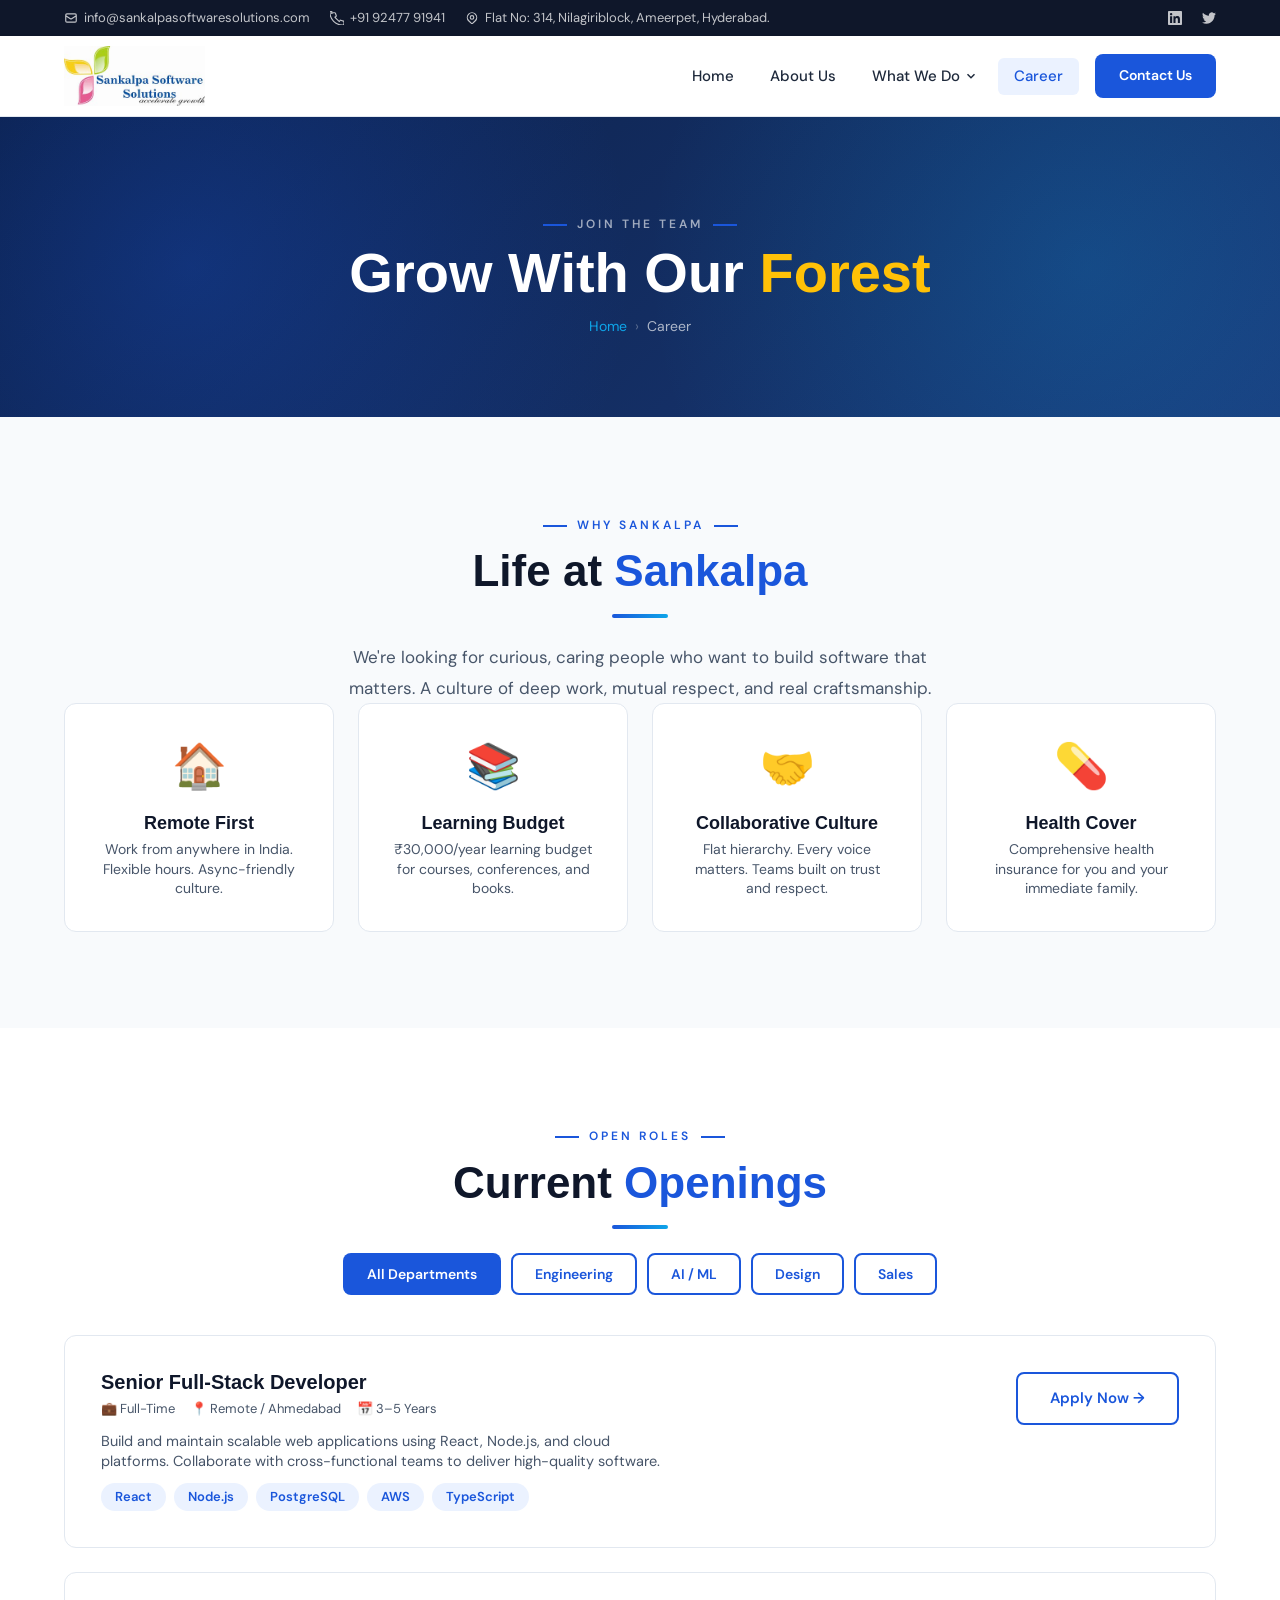
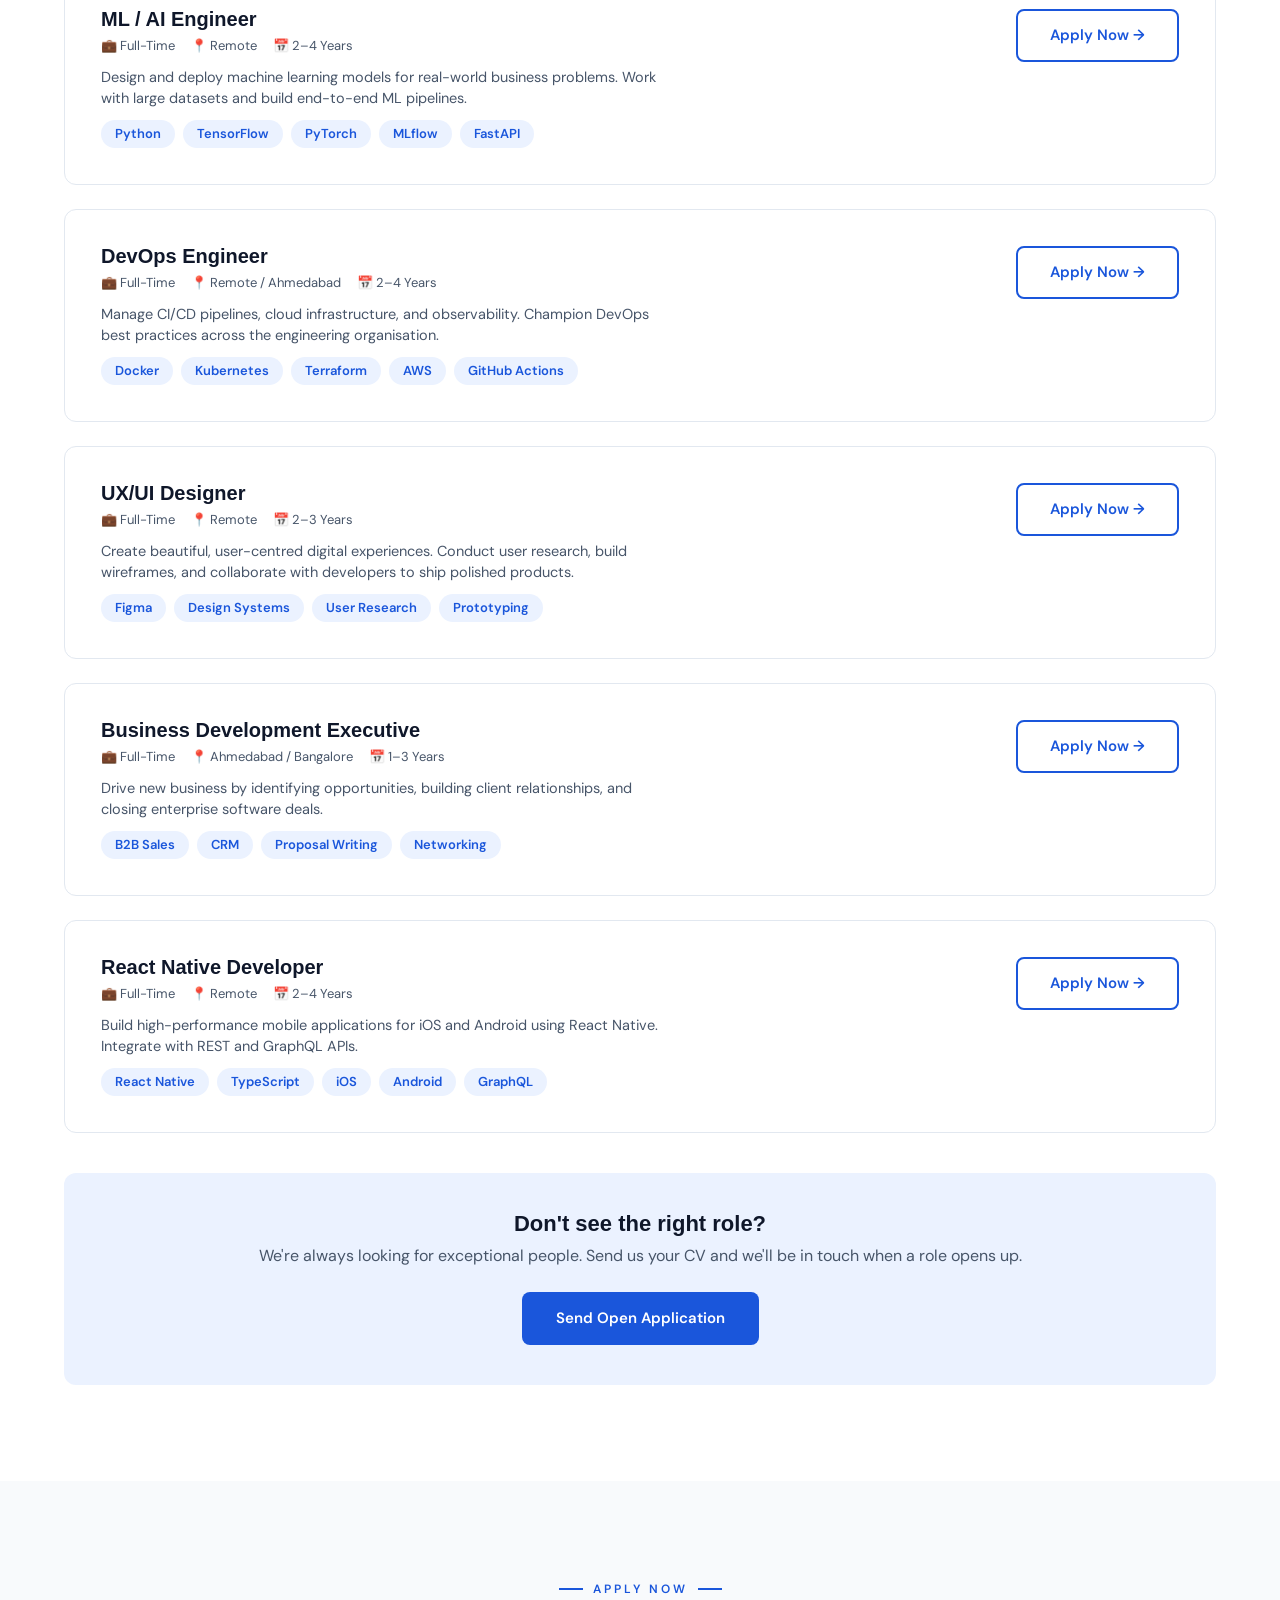
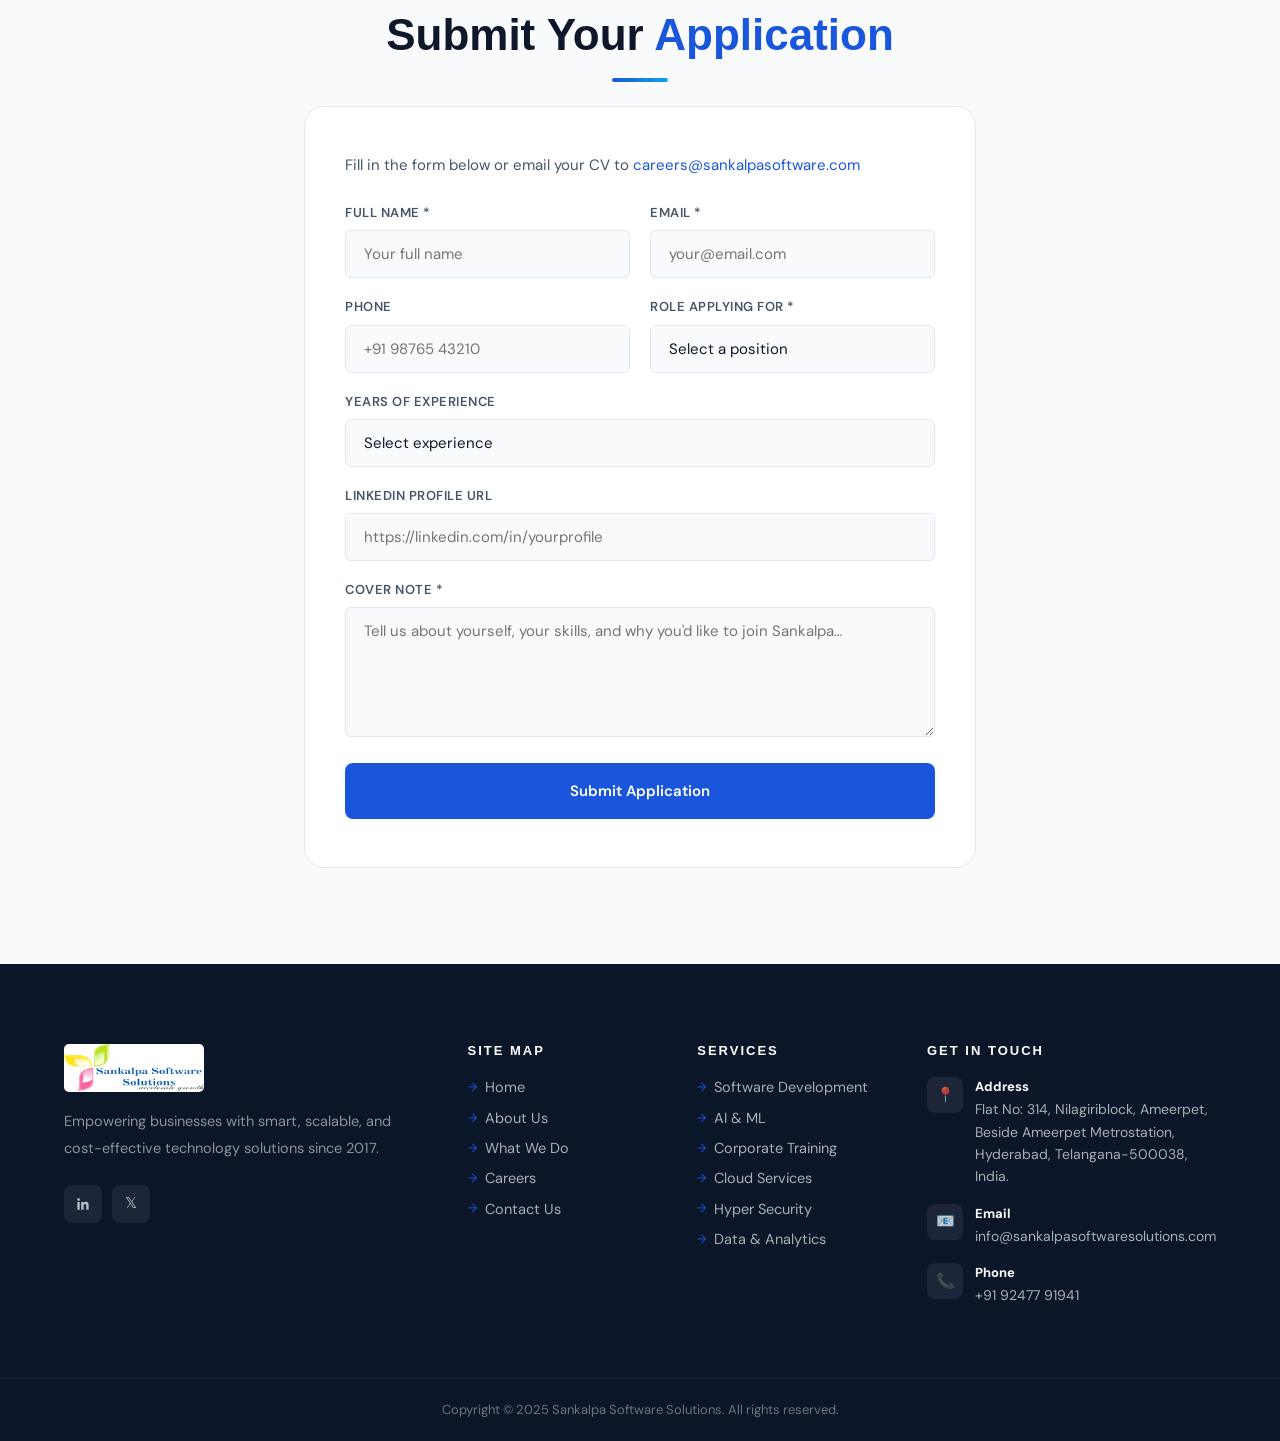
<file: pages/career.html>
<!DOCTYPE html>
<html lang="en">
<head>
  <meta charset="UTF-8"/>
  <meta name="viewport" content="width=device-width, initial-scale=1.0"/>
  <meta name="description" content="Careers at Sankalpa Software Solutions – Join our team of passionate engineers, designers, and AI specialists. Remote-first, learning budget, great culture."/>
  <meta name="robots" content="index, follow"/>
  <title>Careers | Sankalpa Software Solutions</title>
  <link rel="canonical" href="https://sankalpasoftware.com/pages/career.html"/>
  <link rel="stylesheet" href="../css/style.css"/>
  <link rel="stylesheet" href="../css/animations.css"/>
</head>
<body>

<!-- ─── TOP BAR ─── -->
<div class="topbar" role="banner" aria-label="Contact information">
  <div class="container">
    <div class="topbar-left">
      <span class="topbar-item">
        <svg width="14" height="14" fill="none" stroke="currentColor" stroke-width="2" viewBox="0 0 24 24" aria-hidden="true"><path d="M3 8l7.89 5.26a2 2 0 002.22 0L21 8M5 19h14a2 2 0 002-2V7a2 2 0 00-2-2H5a2 2 0 00-2 2v10a2 2 0 002 2z"/></svg>
        <a href="mailto:info@sankalpasoftware.com">
          info@sankalpasoftwaresolutions.com</a>
      </span>
      <span class="topbar-item">
        <svg width="14" height="14" fill="none" stroke="currentColor" stroke-width="2" viewBox="0 0 24 24" aria-hidden="true"><path d="M3 5a2 2 0 012-2h3.28a1 1 0 01.948.684l1.498 4.493a1 1 0 01-.502 1.21L8.5 10.5S9.5 12 12 14.5s4 3.5 4 3.5l1.113-1.724a1 1 0 011.21-.502l4.493 1.498A1 1 0 0124 18.72V22a2 2 0 01-2 2h-1C9.716 24 0 14.284 0 3V2a2 2 0 012-2h1z"/></svg>
        <a href="tel:+919876543210">+91 92477 91941</a>
      </span>
      <span class="topbar-item">
        <svg width="14" height="14" fill="none" stroke="currentColor" stroke-width="2" viewBox="0 0 24 24" aria-hidden="true">
          <path d="M17.657 16.657L13.414 20.9a1.998 1.998 0 01-2.827 0l-4.244-4.243a8 8 0 1111.314 0z"/><circle cx="12" cy="11" r="3"/></svg>
        Flat No: 314, Nilagiriblock, Ameerpet, Hyderabad.
        <!--  Flat No: 314, Nilagiriblock, Ameerpet, Beside Ameerpet Metrostation, Hyderabad, Telangana-500038. -->
      </span>
    </div>
    <div class="topbar-right">
      <a href="https://linkedin.com" target="_blank" rel="noopener noreferrer" aria-label="LinkedIn" class="topbar-item">
        <svg width="14" height="14" fill="currentColor" viewBox="0 0 24 24"><path d="M20.447 20.452h-3.554v-5.569c0-1.328-.027-3.037-1.852-3.037-1.853 0-2.136 1.445-2.136 2.939v5.667H9.351V9h3.414v1.561h.046c.477-.9 1.637-1.85 3.37-1.85 3.601 0 4.267 2.37 4.267 5.455v6.286zM5.337 7.433a2.062 2.062 0 01-2.063-2.065 2.064 2.064 0 112.063 2.065zm1.782 13.019H3.555V9h3.564v11.452zM22.225 0H1.771C.792 0 0 .774 0 1.729v20.542C0 23.227.792 24 1.771 24h20.451C23.2 24 24 23.227 24 22.271V1.729C24 .774 23.2 0 22.222 0h.003z"/></svg>
      </a>
      <a href="https://twitter.com" target="_blank" rel="noopener noreferrer" aria-label="Twitter" class="topbar-item">
        <svg width="14" height="14" fill="currentColor" viewBox="0 0 24 24"><path d="M23.953 4.57a10 10 0 01-2.825.775 4.958 4.958 0 002.163-2.723c-.951.555-2.005.959-3.127 1.184a4.92 4.92 0 00-8.384 4.482C7.69 8.095 4.067 6.13 1.64 3.162a4.822 4.822 0 00-.666 2.475c0 1.71.87 3.213 2.188 4.096a4.904 4.904 0 01-2.228-.616v.06a4.923 4.923 0 003.946 4.827 4.996 4.996 0 01-2.212.085 4.936 4.936 0 004.604 3.417 9.867 9.867 0 01-6.102 2.105c-.39 0-.779-.023-1.17-.067a13.995 13.995 0 007.557 2.209c9.053 0 13.998-7.496 13.998-13.985 0-.21 0-.42-.015-.63A9.935 9.935 0 0024 4.59z"/></svg>
      </a>
    </div>
  </div>
</div>
<header>
  <nav class="navbar" role="navigation" aria-label="Main navigation">
    <div class="container">
      <a href="../index.html" class="nav-logo"><img src="../images/logo.png" alt="Sankalpa Software Solutions" width="140" height="52"/></a>
      <button class="hamburger" id="hamburger" aria-label="Toggle navigation" aria-expanded="false" aria-controls="navMenu"><span></span><span></span><span></span></button>
      <ul class="nav-menu" id="navMenu" role="menubar">
        <li class="nav-item" role="none"><a href="../index.html" class="nav-link">Home</a></li>
        <li class="nav-item" role="none"><a href="about.html" class="nav-link">About Us</a></li>
        <li class="nav-item has-dropdown" role="none">
          <a href="services.html" class="nav-link" aria-haspopup="true">What We Do <svg width="14" height="14" fill="none" stroke="currentColor" stroke-width="2.5" viewBox="0 0 24 24"><polyline points="6 9 12 15 18 9"/></svg></a>
          <ul class="dropdown" role="menu">
            <li><a href="service-software.html" class="dropdown-item"><span class="dropdown-icon">💻</span>Software Development</a></li>
            <li><a href="service-ai.html" class="dropdown-item"><span class="dropdown-icon">🤖</span>AI &amp; Machine Learning</a></li>
            <li><a href="service-training.html" class="dropdown-item"><span class="dropdown-icon">🎓</span>Corporate Training</a></li>
            <li><a href="service-cloud.html" class="dropdown-item"><span class="dropdown-icon">☁️</span>Cloud Services</a></li>
            <li><a href="service-security.html" class="dropdown-item"><span class="dropdown-icon">🔐</span>Hyper Security</a></li>
            <li><a href="service-analytics.html" class="dropdown-item"><span class="dropdown-icon">📊</span>Data &amp; Analytics</a></li>
          </ul>
        </li>
        <li class="nav-item" role="none"><a href="career.html" class="nav-link active" aria-current="page">Career</a></li>
        <li class="nav-item nav-cta" role="none"><a href="contact.html" class="btn btn-primary btn-sm">Contact Us</a></li>
      </ul>
    </div>
  </nav>
</header>

<main id="main-content">
<div class="page-banner">
  <div class="container page-banner-content">
    <p class="section-label" style="color:rgba(255,255,255,.6)">Join The Team</p>
    <h1>Grow With Our <span>Forest</span></h1>
    <nav class="breadcrumb" aria-label="Breadcrumb">
      <a href="../index.html">Home</a><span class="breadcrumb-sep">›</span><span aria-current="page">Career</span>
    </nav>
  </div>
</div>

<!-- WHY JOIN -->
<section class="section" style="background:var(--bg);" aria-labelledby="why-join-heading">
  <div class="container">
    <!-- <div class="section-header center reveal"> -->
      <div class="container text-center reveal">
      <p class="section-label">Why Sankalpa</p>
      <h2 id="why-join-heading" class="section-title">Life at <span>Sankalpa</span></h2>
      <div class="divider center"></div>
      <p class="section-subtitle">We're looking for curious, caring people who want to build software that matters. A culture of deep work, mutual respect, and real craftsmanship.</p>
    </div>
    <div style="display:grid;grid-template-columns:repeat(4,1fr);gap:24px;" class="stagger-children">
      <div class="card reveal" style="text-align:center;">
        <div style="font-size:44px;margin-bottom:16px;">🏠</div>
        <h3 style="font-size:18px;margin-bottom:8px;">Remote First</h3>
        <p style="color:var(--mid);font-size:14px;">Work from anywhere in India. Flexible hours. Async-friendly culture.</p>
      </div>
      <div class="card reveal delay-1" style="text-align:center;">
        <div style="font-size:44px;margin-bottom:16px;">📚</div>
        <h3 style="font-size:18px;margin-bottom:8px;">Learning Budget</h3>
        <p style="color:var(--mid);font-size:14px;">₹30,000/year learning budget for courses, conferences, and books.</p>
      </div>
      <div class="card reveal delay-2" style="text-align:center;">
        <div style="font-size:44px;margin-bottom:16px;">🤝</div>
        <h3 style="font-size:18px;margin-bottom:8px;">Collaborative Culture</h3>
        <p style="color:var(--mid);font-size:14px;">Flat hierarchy. Every voice matters. Teams built on trust and respect.</p>
      </div>
      <div class="card reveal delay-3" style="text-align:center;">
        <div style="font-size:44px;margin-bottom:16px;">💊</div>
        <h3 style="font-size:18px;margin-bottom:8px;">Health Cover</h3>
        <p style="color:var(--mid);font-size:14px;">Comprehensive health insurance for you and your immediate family.</p>
      </div>
    </div>
  </div>
</section>

<!-- JOB LISTINGS -->
<section class="section" aria-labelledby="jobs-heading">
  <div class="container">
    <div class="container text-center reveal">
      <p class="section-label">Open Roles</p>
      <h2 id="jobs-heading" class="section-title">Current <span>Openings</span></h2>
      <div class="divider center"></div>
    </div>

    <!-- Filter -->
    <div style="display:flex;gap:10px;flex-wrap:wrap;margin-bottom:40px;justify-content:center;" role="group" aria-label="Filter jobs by department">
      <button class="btn btn-primary btn-sm job-filter active" data-dept="all">All Departments</button>
      <button class="btn btn-outline-blue btn-sm job-filter" data-dept="engineering">Engineering</button>
      <button class="btn btn-outline-blue btn-sm job-filter" data-dept="ai">AI / ML</button>
      <button class="btn btn-outline-blue btn-sm job-filter" data-dept="design">Design</button>
      <button class="btn btn-outline-blue btn-sm job-filter" data-dept="sales">Sales</button>
    </div>

    <div id="jobsList" aria-live="polite" aria-label="Job listings">
      <!-- Jobs rendered by JS -->
    </div>

    <div style="text-align:center;margin-top:40px;padding:40px;background:var(--blue-light);border-radius:var(--radius);" class="reveal">
      <h3 style="font-size:22px;margin-bottom:10px;">Don't see the right role?</h3>
      <p style="color:var(--mid);margin-bottom:24px;">We're always looking for exceptional people. Send us your CV and we'll be in touch when a role opens up.</p>
      <a href="mailto:careers@sankalpasoftware.com" class="btn btn-primary">Send Open Application</a>
    </div>
  </div>
</section>

<!-- APPLICATION FORM -->
<section class="section" style="background:var(--bg);" aria-labelledby="apply-heading">
  <div class="container" style="max-width:720px;">
     <div class="container text-center reveal">
      <p class="section-label">Apply Now</p>
      <h2 id="apply-heading" class="section-title">Submit Your <span>Application</span></h2>
      <div class="divider center"></div>
    </div>
    <div class="contact-form-card reveal">
      <p style="color:var(--mid);font-size:15px;margin-bottom:28px;">Fill in the form below or email your CV to <a href="mailto:careers@sankalpasoftware.com" style="color:var(--blue);">careers@sankalpasoftware.com</a></p>
      <form id="applyForm" novalidate aria-label="Job application form">
        <div class="form-row">
          <div class="form-group">
            <label for="ap_name">Full Name *</label>
            <input type="text" id="ap_name" name="ap_name" placeholder="Your full name" required autocomplete="name"/>
          </div>
          <div class="form-group">
            <label for="ap_email">Email *</label>
            <input type="email" id="ap_email" name="ap_email" placeholder="your@email.com" required autocomplete="email"/>
          </div>
        </div>
        <div class="form-row">
          <div class="form-group">
            <label for="ap_phone">Phone</label>
            <input type="tel" id="ap_phone" name="ap_phone" placeholder="+91 98765 43210" autocomplete="tel"/>
          </div>
          <div class="form-group">
            <label for="ap_role">Role Applying For *</label>
            <select id="ap_role" name="ap_role" required>
              <option value="">Select a position</option>
              <option>Senior Full-Stack Developer</option>
              <option>ML / AI Engineer</option>
              <option>DevOps Engineer</option>
              <option>UX/UI Designer</option>
              <option>Business Development Executive</option>
              <option>React / React Native Developer</option>
              <option>Open Application</option>
            </select>
          </div>
        </div>
        <div class="form-group">
          <label for="ap_exp">Years of Experience</label>
          <select id="ap_exp" name="ap_exp">
            <option value="">Select experience</option>
            <option>Fresher (0–1 year)</option>
            <option>1–3 years</option>
            <option>3–5 years</option>
            <option>5–8 years</option>
            <option>8+ years</option>
          </select>
        </div>
        <div class="form-group">
          <label for="ap_linkedin">LinkedIn Profile URL</label>
          <input type="url" id="ap_linkedin" name="ap_linkedin" placeholder="https://linkedin.com/in/yourprofile"/>
        </div>
        <div class="form-group">
          <label for="ap_cover">Cover Note *</label>
          <textarea id="ap_cover" name="ap_cover" placeholder="Tell us about yourself, your skills, and why you'd like to join Sankalpa…" required></textarea>
        </div>
        <button type="submit" class="btn btn-primary" style="width:100%;justify-content:center;padding:16px;" id="applyBtn">
          Submit Application
        </button>
        <div id="applySuccess" style="display:none;background:#ECFDF5;border:1px solid #A7F3D0;border-radius:var(--radius-sm);padding:14px 18px;color:#065F46;font-size:14px;margin-top:12px;" role="alert">
          ✅ Application received! Our HR team will review and get back to you within 5 business days.
        </div>
      </form>
    </div>
  </div>
</section>
</main>

<!-- FOOTER -->
<footer role="contentinfo">
  <div class="container">
    <div class="footer-grid">
      <div class="footer-about">
        <div class="footer-logo"><img src="../images/logo.png" alt="Sankalpa Software Solutions" width="140" height="52" loading="lazy"/></div>
        <p>Empowering businesses with smart, scalable, and cost-effective technology solutions since 2017.</p>
       <div class="social-links" aria-label="Social media links">
           <a href="https://linkedin.com" target="_blank" rel="noopener noreferrer" class="social-link" aria-label="LinkedIn"><svg width="16" height="16" fill="currentColor" viewBox="0 0 24 24"><path d="M20.447 20.452h-3.554v-5.569c0-1.328-.027-3.037-1.852-3.037-1.853 0-2.136 1.445-2.136 2.939v5.667H9.351V9h3.414v1.561h.046c.477-.9 1.637-1.85 3.37-1.85 3.601 0 4.267 2.37 4.267 5.455v6.286zM5.337 7.433a2.062 2.062 0 01-2.063-2.065 2.064 2.064 0 112.063 2.065zm1.782 13.019H3.555V9h3.564v11.452z"/></svg></a>
          <a href="https://twitter.com" target="_blank" rel="noopener noreferrer" class="social-link" aria-label="Twitter">𝕏</a>
          </div>
      </div>
      <div><h3 class="footer-heading">Site Map</h3><nav aria-label="Footer nav" class="footer-links"><a href="../index.html" class="footer-link">Home</a><a href="about.html" class="footer-link">About Us</a><a href="services.html" class="footer-link">What We Do</a><a href="career.html" class="footer-link">Careers</a><a href="contact.html" class="footer-link">Contact Us</a></nav></div>
       <div><h3 class="footer-heading">Services</h3><nav aria-label="Services" class="footer-links"><a href="service-software.html" class="footer-link">Software Development</a><a href="service-ai.html" class="footer-link">AI &amp; ML</a><a href="service-training.html" class="footer-link">Corporate Training</a><a href="service-cloud.html" class="footer-link">Cloud Services</a><a href="service-security.html" class="footer-link">Hyper Security</a><a href="service-analytics.html" class="footer-link">Data &amp; Analytics</a></nav></div>
      <div><h3 class="footer-heading">Get In Touch</h3>
       
        <!-- <address style="font-style:normal;">
          <div class="footer-contact-item"><div class="footer-contact-icon" aria-hidden="true">📍</div><div class="footer-contact-text"><strong>Address</strong> Flat No: 314, Nilagiriblock, Ameerpet, Beside Ameerpet Metrostation, Hyderabad, Telangana-500038, India./div></div>
          <div class="footer-contact-item"><div class="footer-contact-icon" aria-hidden="true">📧</div><div class="footer-contact-text"><strong>Email</strong><a href="mailto:info@sankalpasoftware.com" style="color:rgba(255,255,255,.65)">info@sankalpasoftwaresolutions.com</a></div></div>
          <div class="footer-contact-item"><div class="footer-contact-icon" aria-hidden="true">📞</div><div class="footer-contact-text"><strong>Phone</strong><a href="tel:+9192477 91941" style="color:rgba(255,255,255,.65)">+91 92477 91941</a></div></div>
        </address> -->
         <address style="font-style:normal;">
          <div class="footer-contact-item">
            <div class="footer-contact-icon" aria-hidden="true">📍</div>
            <div class="footer-contact-text">
              <strong>Address</strong>
              Flat No: 314, Nilagiriblock, Ameerpet, Beside Ameerpet Metrostation, Hyderabad, Telangana-500038, India.
            </div>
          </div>
          <div class="footer-contact-item">
            <div class="footer-contact-icon" aria-hidden="true">📧</div>
            <div class="footer-contact-text">
              <strong>Email</strong>
              <a href="mailto:info@sankalpasoftware.com" style="color:rgba(255,255,255,.65)">info@sankalpasoftwaresolutions.com</a>
            </div>
          </div>
          <div class="footer-contact-item">
            <div class="footer-contact-icon" aria-hidden="true">📞</div>
            <div class="footer-contact-text">
              <strong>Phone</strong>
              <a href="tel:+919876543210" style="color:rgba(255,255,255,.65)">
               +91 92477 91941</a>
            </div>
          </div>
        </address>
      </div>
    </div>
  </div>
  <div class="footer-bottom"><div class="container" style="display:flex;justify-content:space-between;align-items:center;flex-wrap:wrap;gap:10px;"><p>Copyright &copy; 2025 Sankalpa Software Solutions. All rights reserved.</p></div></div>
</footer>
<button id="backToTop" aria-label="Back to top"><svg width="20" height="20" fill="none" stroke="currentColor" stroke-width="2.5" viewBox="0 0 24 24" aria-hidden="true"><path d="M5 15l7-7 7 7"/></svg></button>
<script src="../js/main.js"></script>
<script>
const jobs = [
  { title:'Senior Full-Stack Developer', dept:'engineering', type:'Full-Time', location:'Remote / Ahmedabad', exp:'3–5 Years', desc:'Build and maintain scalable web applications using React, Node.js, and cloud platforms. Collaborate with cross-functional teams to deliver high-quality software.', tags:['React','Node.js','PostgreSQL','AWS','TypeScript'] },
  { title:'ML / AI Engineer', dept:'ai', type:'Full-Time', location:'Remote', exp:'2–4 Years', desc:'Design and deploy machine learning models for real-world business problems. Work with large datasets and build end-to-end ML pipelines.', tags:['Python','TensorFlow','PyTorch','MLflow','FastAPI'] },
  { title:'DevOps Engineer', dept:'engineering', type:'Full-Time', location:'Remote / Ahmedabad', exp:'2–4 Years', desc:'Manage CI/CD pipelines, cloud infrastructure, and observability. Champion DevOps best practices across the engineering organisation.', tags:['Docker','Kubernetes','Terraform','AWS','GitHub Actions'] },
  { title:'UX/UI Designer', dept:'design', type:'Full-Time', location:'Remote', exp:'2–3 Years', desc:'Create beautiful, user-centred digital experiences. Conduct user research, build wireframes, and collaborate with developers to ship polished products.', tags:['Figma','Design Systems','User Research','Prototyping'] },
  { title:'Business Development Executive', dept:'sales', type:'Full-Time', location:'Ahmedabad / Bangalore', exp:'1–3 Years', desc:'Drive new business by identifying opportunities, building client relationships, and closing enterprise software deals.', tags:['B2B Sales','CRM','Proposal Writing','Networking'] },
  { title:'React Native Developer', dept:'engineering', type:'Full-Time', location:'Remote', exp:'2–4 Years', desc:'Build high-performance mobile applications for iOS and Android using React Native. Integrate with REST and GraphQL APIs.', tags:['React Native','TypeScript','iOS','Android','GraphQL'] },
];

let activeFilter = 'all';

function renderJobs() {
  const list = document.getElementById('jobsList');
  const filtered = activeFilter === 'all' ? jobs : jobs.filter(j => j.dept === activeFilter);
  if (!filtered.length) { list.innerHTML = '<p style="text-align:center;color:var(--mid);padding:40px;">No open positions in this category right now. Check back soon!</p>'; return; }
  list.innerHTML = filtered.map((j,i) => `
    <article class="job-card reveal delay-${Math.min(i,5)}" aria-label="${j.title} job listing">
      <div class="job-info">
        <h3 class="job-title">${j.title}</h3>
        <div class="job-meta">
          <span class="job-meta-item">💼 ${j.type}</span>
          <span class="job-meta-item">📍 ${j.location}</span>
          <span class="job-meta-item">📅 ${j.exp}</span>
        </div>
        <p class="job-desc">${j.desc}</p>
        <div class="job-tags">${j.tags.map(t=>`<span class="badge badge-blue">${t}</span>`).join('')}</div>
      </div>
      <div style="flex-shrink:0;">
        <a href="contact.html?role=${encodeURIComponent(j.title)}" class="btn btn-outline-blue" aria-label="Apply for ${j.title}">Apply Now →</a>
      </div>
    </article>
  `).join('');
  // Re-trigger reveal
  list.querySelectorAll('.reveal').forEach(el => {
    setTimeout(() => el.classList.add('visible'), 50);
  });
}

document.querySelectorAll('.job-filter').forEach(btn => {
  btn.addEventListener('click', function() {
    document.querySelectorAll('.job-filter').forEach(b => {
      b.classList.remove('btn-primary');
      b.classList.add('btn-outline-blue');
      b.classList.remove('active');
    });
    this.classList.add('btn-primary');
    this.classList.remove('btn-outline-blue');
    this.classList.add('active');
    activeFilter = this.dataset.dept;
    renderJobs();
  });
});
renderJobs();

document.getElementById('applyForm').addEventListener('submit', function(e) {
  e.preventDefault();
  document.getElementById('applySuccess').style.display = 'block';
  this.reset();
  setTimeout(() => document.getElementById('applySuccess').style.display = 'none', 7000);
});
</script>
</body>
</html>
</file>
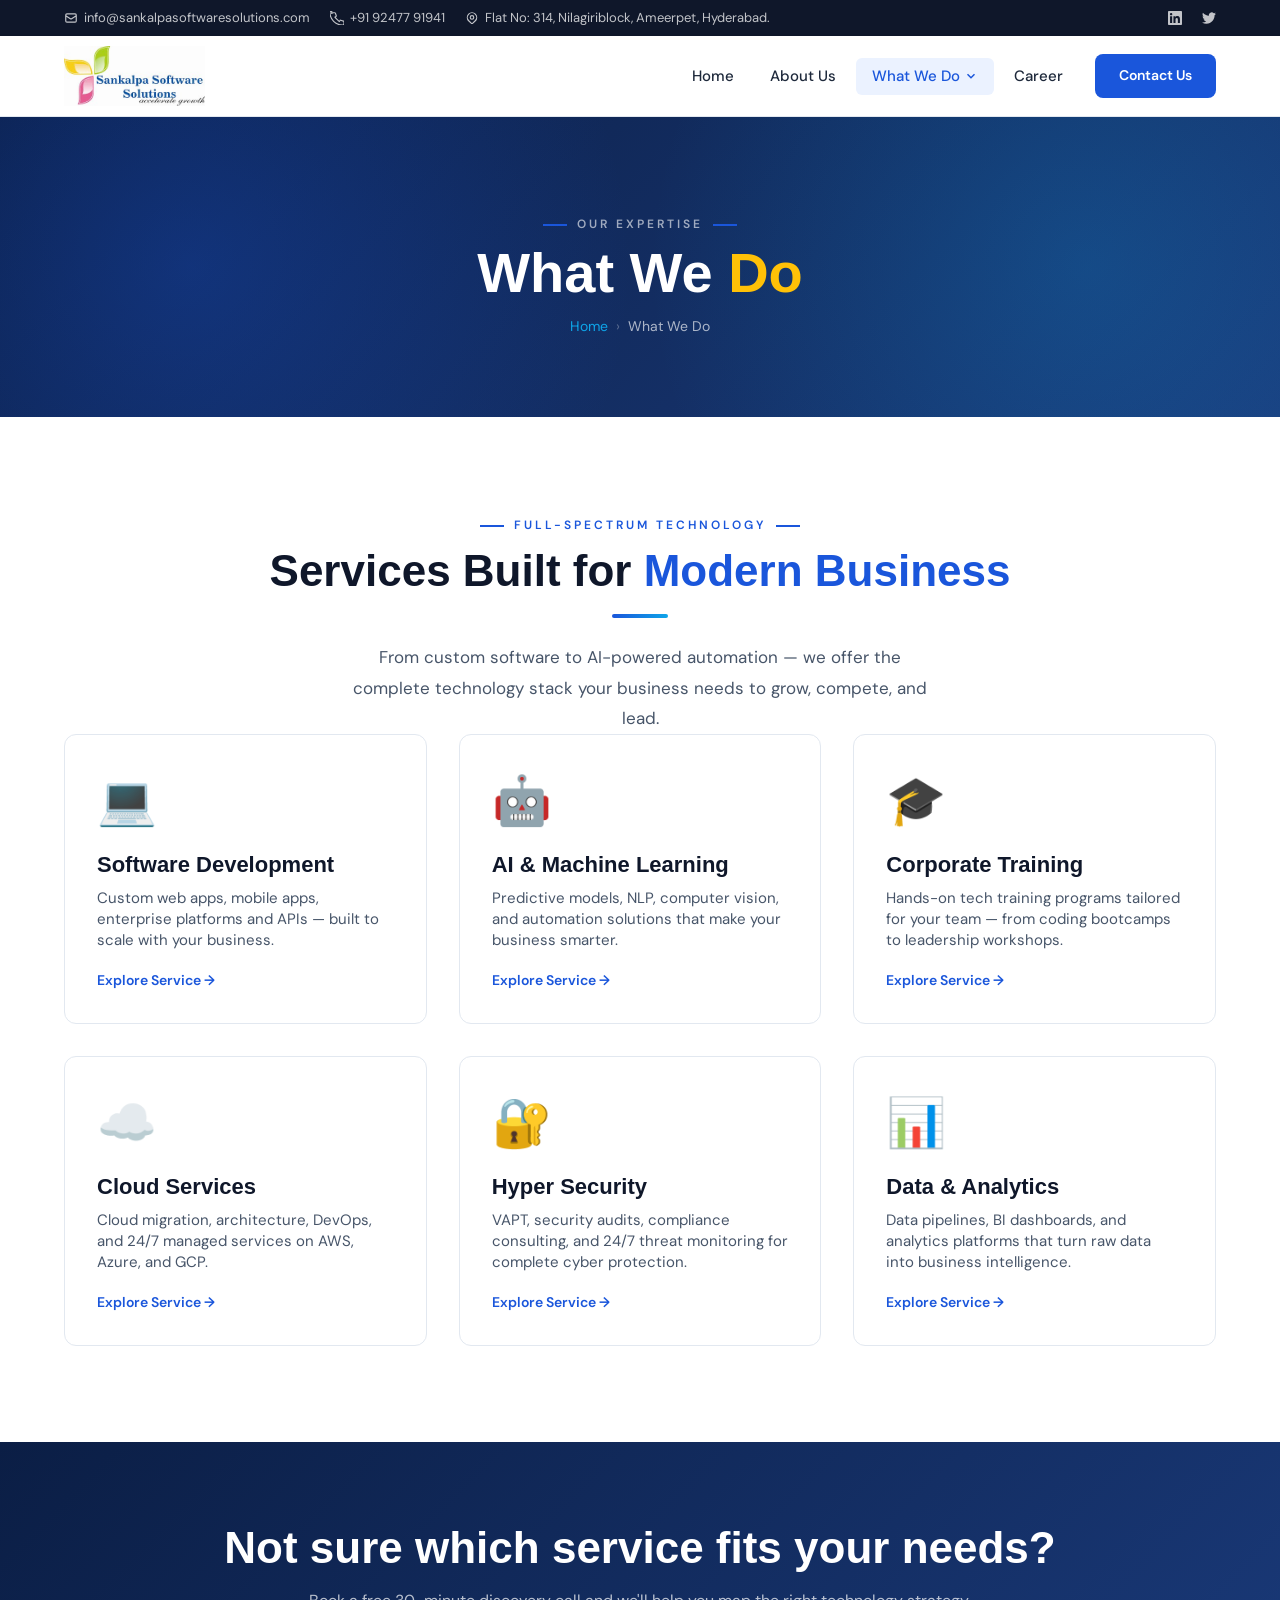
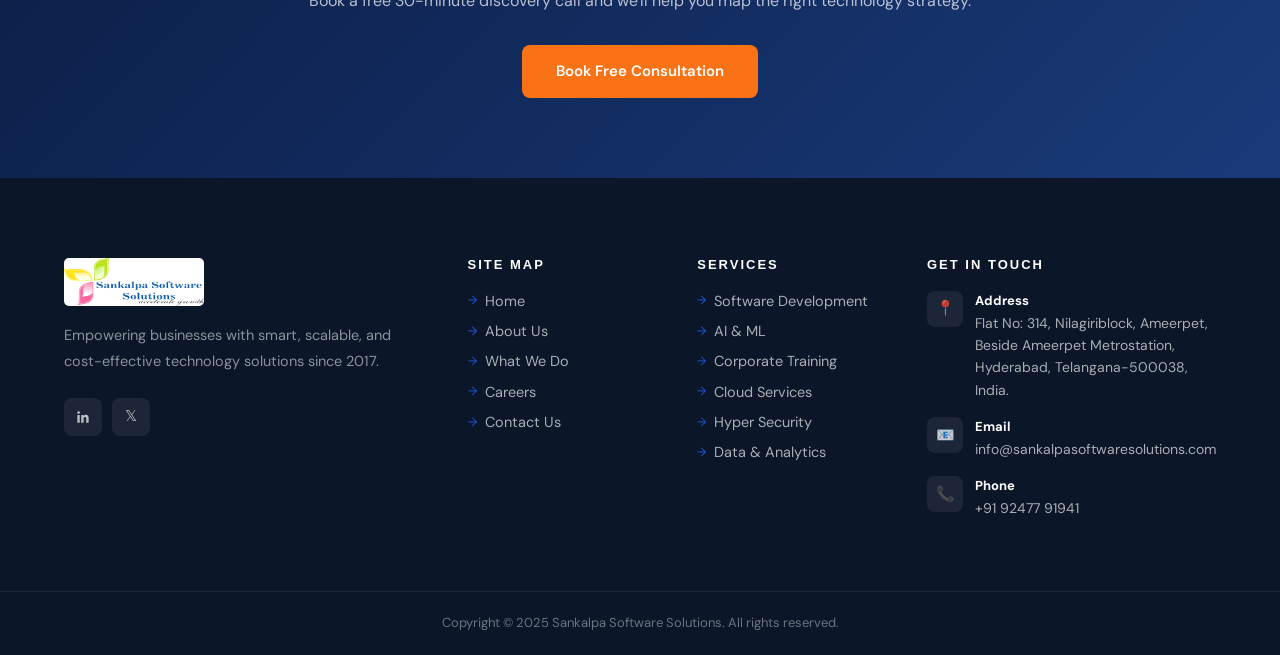
<file: pages/services.html>
<!DOCTYPE html>
<html lang="en">
<head>
  <meta charset="UTF-8"/>
  <meta name="viewport" content="width=device-width, initial-scale=1.0"/>
  <meta name="description" content="Sankalpa Software Solutions services – Software Development, AI & Machine Learning, Corporate Training, Cloud Services, Cybersecurity, Data Analytics."/>
  <meta name="robots" content="index, follow"/>
  <title>What We Do | Sankalpa Software Solutions</title>
  <link rel="canonical" href="https://sankalpasoftware.com/pages/services.html"/>
  <link rel="stylesheet" href="../css/style.css"/>
  <link rel="stylesheet" href="../css/animations.css"/>
</head>
<body>
<!-- <div class="topbar">
  <div class="container">
    <div class="topbar-left">
      <span class="topbar-item"><svg width="14" height="14" fill="none" stroke="currentColor" stroke-width="2" viewBox="0 0 24 24"><path d="M3 8l7.89 5.26a2 2 0 002.22 0L21 8M5 19h14a2 2 0 002-2V7a2 2 0 00-2-2H5a2 2 0 00-2 2v10a2 2 0 002 2z"/></svg><a href="mailto:info@sankalpasoftware.com">info@sankalpasoftware.com</a></span>
      <span class="topbar-item"><svg width="14" height="14" fill="none" stroke="currentColor" stroke-width="2" viewBox="0 0 24 24"><path d="M3 5a2 2 0 012-2h3.28a1 1 0 01.948.684l1.498 4.493a1 1 0 01-.502 1.21L8.5 10.5S9.5 12 12 14.5s4 3.5 4 3.5l1.113-1.724a1 1 0 011.21-.502l4.493 1.498A1 1 0 0124 18.72V22a2 2 0 01-2 2h-1C9.716 24 0 14.284 0 3V2a2 2 0 012-2h1z"/></svg><a href="tel:+919876543210">+91 98765 43210</a></span>
    </div>
  </div>
</div> -->
<!-- ─── TOP BAR ─── -->
<div class="topbar" role="banner" aria-label="Contact information">
  <div class="container">
    <div class="topbar-left">
      <span class="topbar-item">
        <svg width="14" height="14" fill="none" stroke="currentColor" stroke-width="2" viewBox="0 0 24 24" aria-hidden="true"><path d="M3 8l7.89 5.26a2 2 0 002.22 0L21 8M5 19h14a2 2 0 002-2V7a2 2 0 00-2-2H5a2 2 0 00-2 2v10a2 2 0 002 2z"/></svg>
        <a href="mailto:info@sankalpasoftware.com">
          info@sankalpasoftwaresolutions.com</a>
      </span>
      <span class="topbar-item">
        <svg width="14" height="14" fill="none" stroke="currentColor" stroke-width="2" viewBox="0 0 24 24" aria-hidden="true"><path d="M3 5a2 2 0 012-2h3.28a1 1 0 01.948.684l1.498 4.493a1 1 0 01-.502 1.21L8.5 10.5S9.5 12 12 14.5s4 3.5 4 3.5l1.113-1.724a1 1 0 011.21-.502l4.493 1.498A1 1 0 0124 18.72V22a2 2 0 01-2 2h-1C9.716 24 0 14.284 0 3V2a2 2 0 012-2h1z"/></svg>
        <a href="tel:+919876543210">+91 92477 91941</a>
      </span>
      <span class="topbar-item">
        <svg width="14" height="14" fill="none" stroke="currentColor" stroke-width="2" viewBox="0 0 24 24" aria-hidden="true">
          <path d="M17.657 16.657L13.414 20.9a1.998 1.998 0 01-2.827 0l-4.244-4.243a8 8 0 1111.314 0z"/><circle cx="12" cy="11" r="3"/></svg>
        Flat No: 314, Nilagiriblock, Ameerpet, Hyderabad.
        <!--  Flat No: 314, Nilagiriblock, Ameerpet, Beside Ameerpet Metrostation, Hyderabad, Telangana-500038. -->
      </span>
    </div>
    <div class="topbar-right">
      <a href="https://linkedin.com" target="_blank" rel="noopener noreferrer" aria-label="LinkedIn" class="topbar-item">
        <svg width="14" height="14" fill="currentColor" viewBox="0 0 24 24"><path d="M20.447 20.452h-3.554v-5.569c0-1.328-.027-3.037-1.852-3.037-1.853 0-2.136 1.445-2.136 2.939v5.667H9.351V9h3.414v1.561h.046c.477-.9 1.637-1.85 3.37-1.85 3.601 0 4.267 2.37 4.267 5.455v6.286zM5.337 7.433a2.062 2.062 0 01-2.063-2.065 2.064 2.064 0 112.063 2.065zm1.782 13.019H3.555V9h3.564v11.452zM22.225 0H1.771C.792 0 0 .774 0 1.729v20.542C0 23.227.792 24 1.771 24h20.451C23.2 24 24 23.227 24 22.271V1.729C24 .774 23.2 0 22.222 0h.003z"/></svg>
      </a>
      <a href="https://twitter.com" target="_blank" rel="noopener noreferrer" aria-label="Twitter" class="topbar-item">
        <svg width="14" height="14" fill="currentColor" viewBox="0 0 24 24"><path d="M23.953 4.57a10 10 0 01-2.825.775 4.958 4.958 0 002.163-2.723c-.951.555-2.005.959-3.127 1.184a4.92 4.92 0 00-8.384 4.482C7.69 8.095 4.067 6.13 1.64 3.162a4.822 4.822 0 00-.666 2.475c0 1.71.87 3.213 2.188 4.096a4.904 4.904 0 01-2.228-.616v.06a4.923 4.923 0 003.946 4.827 4.996 4.996 0 01-2.212.085 4.936 4.936 0 004.604 3.417 9.867 9.867 0 01-6.102 2.105c-.39 0-.779-.023-1.17-.067a13.995 13.995 0 007.557 2.209c9.053 0 13.998-7.496 13.998-13.985 0-.21 0-.42-.015-.63A9.935 9.935 0 0024 4.59z"/></svg>
      </a>
    </div>
  </div>
</div>
<header>
  <nav class="navbar" role="navigation" aria-label="Main navigation">
    <div class="container">
      <a href="../index.html" class="nav-logo"><img src="../images/logo.png" alt="Sankalpa Software Solutions" width="140" height="52"/></a>
      <button class="hamburger" id="hamburger" aria-label="Toggle navigation" aria-expanded="false" aria-controls="navMenu"><span></span><span></span><span></span></button>
      <ul class="nav-menu" id="navMenu" role="menubar">
        <li class="nav-item"><a href="../index.html" class="nav-link">Home</a></li>
        <li class="nav-item"><a href="about.html" class="nav-link">About Us</a></li>
        <li class="nav-item has-dropdown">
          <a href="services.html" class="nav-link active" aria-current="page" aria-haspopup="true">What We Do <svg width="14" height="14" fill="none" stroke="currentColor" stroke-width="2.5" viewBox="0 0 24 24"><polyline points="6 9 12 15 18 9"/></svg></a>
          <ul class="dropdown" role="menu">
            <li><a href="service-software.html" class="dropdown-item"><span class="dropdown-icon">💻</span>Software Development</a></li>
            <li><a href="service-ai.html" class="dropdown-item"><span class="dropdown-icon">🤖</span>AI &amp; Machine Learning</a></li>
            <li><a href="service-training.html" class="dropdown-item"><span class="dropdown-icon">🎓</span>Corporate Training</a></li>
            <li><a href="service-cloud.html" class="dropdown-item"><span class="dropdown-icon">☁️</span>Cloud Services</a></li>
            <li><a href="service-security.html" class="dropdown-item"><span class="dropdown-icon">🔐</span>Hyper Security</a></li>
            <li><a href="service-analytics.html" class="dropdown-item"><span class="dropdown-icon">📊</span>Data &amp; Analytics</a></li>
          </ul>
        </li>
        <li class="nav-item"><a href="career.html" class="nav-link">Career</a></li>
        <li class="nav-item nav-cta"><a href="contact.html" class="btn btn-primary btn-sm">Contact Us</a></li>
      </ul>
    </div>
  </nav>
</header>

<main id="main-content">
<div class="page-banner">
  <div class="container page-banner-content">
    <p class="section-label" style="color:rgba(255,255,255,.6)">Our Expertise</p>
    <h1>What We <span>Do</span></h1>
    <nav class="breadcrumb" aria-label="Breadcrumb">
      <a href="../index.html">Home</a><span class="breadcrumb-sep">›</span><span aria-current="page">What We Do</span>
    </nav>
  </div>
</div>

<section class="section">
  <div class="container">
    <!-- <div class="section-header center reveal"> -->
       <div class="container text-center reveal">
      <p class="section-label">Full-Spectrum Technology</p>
      <h2 class="section-title">Services Built for <span>Modern Business</span></h2>
      <div class="divider center"></div>
      <p class="section-subtitle">From custom software to AI-powered automation — we offer the complete technology stack your business needs to grow, compete, and lead.</p>
    </div>
    <div style="display:grid;grid-template-columns:repeat(3,1fr);gap:32px;" class="stagger-children">
      <a href="service-software.html" class="card reveal" style="display:block;text-decoration:none;" aria-label="Software Development service page">
        <div style="font-size:48px;margin-bottom:20px;">💻</div>
        <h3 style="font-size:22px;margin-bottom:12px;color:var(--dark);">Software Development</h3>
        <p style="color:var(--mid);font-size:15px;margin-bottom:20px;">Custom web apps, mobile apps, enterprise platforms and APIs — built to scale with your business.</p>
        <span style="color:var(--blue);font-weight:600;font-size:14px;display:flex;align-items:center;gap:6px;">Explore Service →</span>
      </a>
      <a href="service-ai.html" class="card reveal delay-1" style="display:block;text-decoration:none;" aria-label="AI and Machine Learning service page">
        <div style="font-size:48px;margin-bottom:20px;">🤖</div>
        <h3 style="font-size:22px;margin-bottom:12px;color:var(--dark);">AI &amp; Machine Learning</h3>
        <p style="color:var(--mid);font-size:15px;margin-bottom:20px;">Predictive models, NLP, computer vision, and automation solutions that make your business smarter.</p>
        <span style="color:var(--blue);font-weight:600;font-size:14px;display:flex;align-items:center;gap:6px;">Explore Service →</span>
      </a>
      <a href="service-training.html" class="card reveal delay-2" style="display:block;text-decoration:none;" aria-label="Corporate Training service page">
        <div style="font-size:48px;margin-bottom:20px;">🎓</div>
        <h3 style="font-size:22px;margin-bottom:12px;color:var(--dark);">Corporate Training</h3>
        <p style="color:var(--mid);font-size:15px;margin-bottom:20px;">Hands-on tech training programs tailored for your team — from coding bootcamps to leadership workshops.</p>
        <span style="color:var(--blue);font-weight:600;font-size:14px;display:flex;align-items:center;gap:6px;">Explore Service →</span>
      </a>
      <a href="service-cloud.html" class="card reveal delay-3" style="display:block;text-decoration:none;" aria-label="Cloud Services page">
        <div style="font-size:48px;margin-bottom:20px;">☁️</div>
        <h3 style="font-size:22px;margin-bottom:12px;color:var(--dark);">Cloud Services</h3>
        <p style="color:var(--mid);font-size:15px;margin-bottom:20px;">Cloud migration, architecture, DevOps, and 24/7 managed services on AWS, Azure, and GCP.</p>
        <span style="color:var(--blue);font-weight:600;font-size:14px;display:flex;align-items:center;gap:6px;">Explore Service →</span>
      </a>
      <a href="service-security.html" class="card reveal delay-4" style="display:block;text-decoration:none;" aria-label="Hyper Security service page">
        <div style="font-size:48px;margin-bottom:20px;">🔐</div>
        <h3 style="font-size:22px;margin-bottom:12px;color:var(--dark);">Hyper Security</h3>
        <p style="color:var(--mid);font-size:15px;margin-bottom:20px;">VAPT, security audits, compliance consulting, and 24/7 threat monitoring for complete cyber protection.</p>
        <span style="color:var(--blue);font-weight:600;font-size:14px;display:flex;align-items:center;gap:6px;">Explore Service →</span>
      </a>
      <a href="service-analytics.html" class="card reveal delay-5" style="display:block;text-decoration:none;" aria-label="Data and Analytics service page">
        <div style="font-size:48px;margin-bottom:20px;">📊</div>
        <h3 style="font-size:22px;margin-bottom:12px;color:var(--dark);">Data &amp; Analytics</h3>
        <p style="color:var(--mid);font-size:15px;margin-bottom:20px;">Data pipelines, BI dashboards, and analytics platforms that turn raw data into business intelligence.</p>
        <span style="color:var(--blue);font-weight:600;font-size:14px;display:flex;align-items:center;gap:6px;">Explore Service →</span>
      </a>
    </div>
  </div>
</section>

<section style="background:linear-gradient(135deg,#0B1E45,#1A3A7A);padding:80px 0;text-align:center;">
  <div class="container reveal">
    <h2 class="section-title" style="color:var(--white);margin-bottom:16px;">Not sure which service fits your needs?</h2>
    <p style="color:rgba(255,255,255,.7);margin-bottom:32px;font-size:16px;">Book a free 30-minute discovery call and we'll help you map the right technology strategy.</p>
    <a href="contact.html" class="btn btn-orange">Book Free Consultation</a>
  </div>
</section>
</main>

<footer role="contentinfo">
  <div class="container">
    <div class="footer-grid">
      <div class="footer-about">
        <div class="footer-logo"><img src="../images/logo.png" alt="Sankalpa Software Solutions" width="140" height="52" loading="lazy"/></div>
        <p>Empowering businesses with smart, scalable, and cost-effective technology solutions since 2017.</p>
        <div class="social-links" aria-label="Social media links">
           <a href="https://linkedin.com" target="_blank" rel="noopener noreferrer" class="social-link" aria-label="LinkedIn"><svg width="16" height="16" fill="currentColor" viewBox="0 0 24 24"><path d="M20.447 20.452h-3.554v-5.569c0-1.328-.027-3.037-1.852-3.037-1.853 0-2.136 1.445-2.136 2.939v5.667H9.351V9h3.414v1.561h.046c.477-.9 1.637-1.85 3.37-1.85 3.601 0 4.267 2.37 4.267 5.455v6.286zM5.337 7.433a2.062 2.062 0 01-2.063-2.065 2.064 2.064 0 112.063 2.065zm1.782 13.019H3.555V9h3.564v11.452z"/></svg></a>
          <a href="https://twitter.com" target="_blank" rel="noopener noreferrer" class="social-link" aria-label="Twitter">𝕏</a>
          </div>
      </div>
      <div><h3 class="footer-heading">Site Map</h3><nav aria-label="Footer" class="footer-links"><a href="../index.html" class="footer-link">Home</a><a href="about.html" class="footer-link">About Us</a><a href="services.html" class="footer-link">What We Do</a><a href="career.html" class="footer-link">Careers</a><a href="contact.html" class="footer-link">Contact Us</a></nav></div>
      <div><h3 class="footer-heading">Services</h3><nav aria-label="Services" class="footer-links"><a href="service-software.html" class="footer-link">Software Development</a><a href="service-ai.html" class="footer-link">AI &amp; ML</a><a href="service-training.html" class="footer-link">Corporate Training</a><a href="service-cloud.html" class="footer-link">Cloud Services</a><a href="service-security.html" class="footer-link">Hyper Security</a><a href="service-analytics.html" class="footer-link">Data &amp; Analytics</a></nav></div>
      <div><h3 class="footer-heading">Get In Touch</h3>
        <address style="font-style:normal;">
          <div class="footer-contact-item">
            <div class="footer-contact-icon" aria-hidden="true">📍</div>
            <div class="footer-contact-text">
              <strong>Address</strong>
              Flat No: 314, Nilagiriblock, Ameerpet, Beside Ameerpet Metrostation, Hyderabad, Telangana-500038, India.
            </div>
          </div>
          <div class="footer-contact-item">
            <div class="footer-contact-icon" aria-hidden="true">📧</div>
            <div class="footer-contact-text">
              <strong>Email</strong>
              <a href="mailto:info@sankalpasoftware.com" style="color:rgba(255,255,255,.65)">info@sankalpasoftwaresolutions.com</a>
            </div>
          </div>
          <div class="footer-contact-item">
            <div class="footer-contact-icon" aria-hidden="true">📞</div>
            <div class="footer-contact-text">
              <strong>Phone</strong>
              <a href="tel:+919876543210" style="color:rgba(255,255,255,.65)">
               +91 92477 91941</a>
            </div>
          </div>
        </address>
          </div>
    </div>
  </div>
  <div class="footer-bottom"><div class="container" style="display:flex;justify-content:space-between;align-items:center;flex-wrap:wrap;gap:10px;"><p>Copyright &copy; 2025 Sankalpa Software Solutions. All rights reserved.</p></div></div>
</footer>
<button id="backToTop" aria-label="Back to top"><svg width="20" height="20" fill="none" stroke="currentColor" stroke-width="2.5" viewBox="0 0 24 24"><path d="M5 15l7-7 7 7"/></svg></button>
<script src="../js/main.js"></script>
</body>
</html>
</file>
<file: css/style.css>
/* ============================================================
   SANKALPA SOFTWARE SOLUTIONS — Main Stylesheet
   W3C Compliant | Responsive | Accessible
   ============================================================ */

@import url('https://fonts.googleapis.com/css2?family=Syne:wght@400;500;600;700;800&family=DM+Sans:ital,wght@0,300;0,400;0,500;0,600;1,400&display=swap');

/* ─── CSS VARIABLES ─── */
:root {
  --blue:       #1A56DB;
  --blue-dark:  #1241a8;
  --blue-light: #EBF2FF;
  --teal:       #0EA5E9;
  --orange:     #F97316;
  --yellow:     #FFC107;
  --pink:       #EC4899;
  --green:      #10B981;
  --dark:       #0F172A;
  --dark-2:     #1E293B;
  --mid:        #475569;
  --light:      #94A3B8;
  --border:     #E2E8F0;
  --bg:         #F8FAFC;
  --white:      #FFFFFF;

  --font-head:  'Roboto', sans-serif;
  --font-body:  'DM Sans', inter;

  --radius-sm:  6px;
  --radius:     12px;
  --radius-lg:  20px;
  --radius-xl:  32px;

  --shadow-sm:  0 1px 4px rgba(0,0,0,.06);
  --shadow:     0 4px 20px rgba(0,0,0,.08);
  --shadow-lg:  0 16px 48px rgba(0,0,0,.12);
  --shadow-xl:  0 32px 80px rgba(0,0,0,.18);

  --transition: all .3s cubic-bezier(.4,0,.2,1);
  --transition-slow: all .6s cubic-bezier(.4,0,.2,1);
}

/* ─── RESET & BASE ─── */
*, *::before, *::after { box-sizing: border-box; margin: 0; padding: 0; }
html { scroll-behavior: smooth; font-size: 16px; }
body {
  font-family: var(--font-body);
  color: var(--dark);
  background: var(--white);
  line-height: 1.4;
  overflow-x: hidden;
}
img { max-width: 100%; height: auto; display: block; }
a { text-decoration: none; color: inherit; transition: var(--transition); }
ul, ol { list-style: none; }
button { cursor: pointer; font-family: var(--font-body); }
h1,h2,h3,h4,h5,h6 { font-family: var(--font-head); line-height: 1.00; }

/* ─── UTILITIES ─── */
.container { max-width: 1200px; 
  margin: 0 auto; 
  /* left: 100px; */
  /* padding: 0 200px;  */
  padding: 0 24px;

}
header {
  background: var(--bg-white);
  box-shadow: var(--shadow-sm);
  position: sticky;
  top: 0;
  z-index: 1000;
  border-bottom: 3px solid var(--accent);
}
.container-wide { max-width: 1400px; margin: 0 auto; padding: 0 24px; }
.section { padding: 96px 0; }
.section-sm { padding: 64px 0; }
.text-center { text-align: center; }
.text-white { color: var(--white); }

/* Section Headers */
.section-label {
  display: inline-block;
  font-size: 12px;
  font-weight: 600;
  letter-spacing: 3px;
  text-transform: uppercase;
  color: var(--blue);
  margin-bottom: 12px;
  position: relative;
}
.section-label::before {
  content: '';
  display: inline-block;
  width: 24px; height: 2px;
  background: var(--blue);
  vertical-align: middle;
  margin-right: 10px;
}
.section-label::after{
  content: '';
  display: inline-block;
  width: 24px; height: 2px;
  background: var(--blue);
  vertical-align: middle;
  margin-left: 10px;
}
.section-title {
  font-size: clamp(28px, 4vw, 44px);
  font-weight: 800;
  color: var(--dark);
  margin-bottom: 16px;
  line-height: 1.2;
}
.section-title span { color: var(--blue); }
.section-subtitle {
  font-size: 17px;
  color: var(--mid);
  max-width: 600px;
  line-height: 1.8;
  text-align: center;
  margin: 0 auto;
}
.section-header { margin-bottom: 56px;     position: relative; text-align: center;
    z-index: 1; }
.section-header.center { text-align: center; }
.section-header.center .section-subtitle { margin: 0 auto; }
.section-header.center .section-label::before { display: none; }

/* Divider */
.divider {
  width: 56px; height: 4px;
  background: linear-gradient(90deg, var(--blue), var(--teal));
  border-radius: 2px;
  margin: 16px 0 24px;
}
.divider.center { margin: 16px auto 24px; }

/* ─── BUTTONS ─── */
.btn {
  display: inline-flex;
  align-items: center;
  gap: 8px;
  padding: 14px 32px;
  border-radius: 8px;
  font-size: 15px;
  font-weight: 600;
  font-family: var(--font-body);
  border: 2px solid transparent;
  transition: var(--transition);
  position: relative;
  overflow: hidden;
}
.btn::before {
  content: '';
  position: absolute;
  inset: 0;
  background: rgba(255,255,255,.15);
  transform: translateX(-100%);
  transition: transform .4s ease;
}
.btn:hover::before { transform: translateX(0); }
.btn:focus-visible { outline: 3px solid var(--blue); outline-offset: 3px; }

.btn-primary {
  background: var(--blue);
  color: var(--white);
}
.btn-primary:hover {
  background: var(--blue-dark);
  transform: translateY(-2px);
  box-shadow: 0 8px 24px rgba(26,86,219,.35);
}
.btn-outline {
  background: transparent;
  color: var(--white);
  border-color: rgba(255,255,255,.5);
}
.btn-outline:hover {
  background: var(--white);
  color: var(--blue);
  border-color: var(--white);
  transform: translateY(-2px);
}
.btn-outline-blue {
  background: transparent;
  color: var(--blue);
  border-color: var(--blue);
}
.btn-outline-blue:hover {
  background: var(--blue);
  color: var(--white);
  transform: translateY(-2px);
  box-shadow: 0 8px 24px rgba(26,86,219,.25);
}
.btn-orange {
  background: var(--orange);
  color: var(--white);
}
.btn-orange:hover {
  background: #ea6c0a;
  transform: translateY(-2px);
  box-shadow: 0 8px 24px rgba(249,115,22,.35);
}
.btn-sm { padding: 10px 22px; font-size: 14px; }
.btn-icon { width: 44px; height: 44px; padding: 0; display: inline-flex; align-items: center; justify-content: center; border-radius: 50%; }

/* ─── BADGE ─── */
.badge {
  display: inline-flex;
  align-items: center;
  gap: 6px;
  padding: 5px 14px;
  border-radius: 20px;
  font-size: 13px;
  font-weight: 600;
}
.badge-blue { background: var(--blue-light); color: var(--blue); }
.badge-green { background: #ECFDF5; color: var(--green); }
.badge-orange { background: #FFF7ED; color: var(--orange); }

/* ─── CARD ─── */
.card {
  background: var(--white);
  border-radius: var(--radius);
  border: 1px solid var(--border);
  padding: 32px;
  transition: var(--transition);
  position: relative;
  overflow: hidden;
}
.card:hover {
  box-shadow: var(--shadow-lg);
  border-color: transparent;
  transform: translateY(-4px);
}
.card::after {
  content: '';
  position: absolute;
  bottom: 0; left: 0; right: 0;
  height: 3px;
  background: linear-gradient(90deg, var(--blue), var(--teal));
  transform: scaleX(0);
  transition: transform .3s ease;
  transform-origin: left;
}
.card:hover::after { transform: scaleX(1); }

/* ─── SCROLL ANIMATION BASE ─── */
.reveal {
  opacity: 0;
  transform: translateY(36px);
  transition: opacity .7s ease, transform .7s ease;
}
.reveal.visible {
  opacity: 1;
  transform: translateY(0);
}
.reveal-left {
  opacity: 0;
  transform: translateX(-40px);
  transition: opacity .7s ease, transform .7s ease;
}
.reveal-left.visible { opacity: 1; transform: translateX(0); }
.reveal-right {
  opacity: 0;
  transform: translateX(40px);
  transition: opacity .7s ease, transform .7s ease;
}
.reveal-right.visible { opacity: 1; transform: translateX(0); }

.delay-1 { transition-delay: .1s; }
.delay-2 { transition-delay: .2s; }
.delay-3 { transition-delay: .3s; }
.delay-4 { transition-delay: .4s; }
.delay-5 { transition-delay: .5s; }

/* ─── PULSE DOT ─── */
@keyframes pulse-ring {
  0% { transform: scale(1); opacity: .6; }
  100% { transform: scale(1.8); opacity: 0; }
}
.pulse-dot {
  position: relative;
  display: inline-block;
  width: 12px; height: 12px;
  border-radius: 50%;
  background: var(--green);
}
.pulse-dot::after {
  content: '';
  position: absolute;
  inset: 0;
  border-radius: 50%;
  background: var(--green);
  animation: pulse-ring 1.5s ease-out infinite;
}

/* ─── TOP BAR ─── */
.topbar {
  background: var(--dark);
  color: rgba(255,255,255,.75);
  font-size: 13px;
  padding: 9px 0;

  /*  */
  position: relative; /* ensure it scrolls normally */
  z-index: 1;
}
.topbar .container {
  display: flex;
  justify-content: space-between;
  align-items: center;
  gap: 16px;
  flex-wrap: wrap;
}
.topbar-left, .topbar-right {
  display: flex;
  align-items: center;
  gap: 20px;
  flex-wrap: wrap;
}
.topbar a { color: rgba(255,255,255,.75); }
.topbar a:hover { color: var(--teal); }
.topbar-item { display: flex; align-items: center; gap: 6px; }
.topbar-item svg { flex-shrink: 0; }

/* ─── HEADER / NAVBAR ─── */
.navbar {
  background: var(--white);
  position: sticky;
  top: 0;
  z-index: 1000;
  box-shadow: 0 1px 0 var(--border);
  transition: var(--transition);
  
    /*  */
  position: sticky;
  top: 0;
  z-index: 1000;
}
.navbar.scrolled {
  box-shadow: var(--shadow);
  box-shadow: 0 4px 20px rgba(0,0,0,.08);
    backdrop-filter: blur(10px);
  -webkit-backdrop-filter: blur(10px);
}
.navbar .container {
  display: flex;
  align-items: center;
  justify-content: space-between;
  height: 80px;
}
.nav-logo {
  display: flex;
  align-items: center;
  gap: 10px;
  flex-shrink: 0;
}
.nav-logo img { height: 60px; width: auto; }

.nav-menu {
  display: flex;
  align-items: center;
  gap: 4px;
}
.nav-item { position: relative; }
.nav-link {
  display: flex;
  align-items: center;
  gap: 4px;
  padding: 8px 16px;
  font-size: 15px;
  font-weight: 500;
  color: var(--dark-2);
  border-radius: var(--radius-sm);
  transition: var(--transition);
  white-space: nowrap;
}
.nav-link:hover, .nav-link.active {
  color: var(--blue);
  background: var(--blue-light);
}
.nav-link svg { transition: transform .2s ease; }
.nav-item:hover .nav-link svg { transform: rotate(180deg); }

/* Dropdown */
.dropdown {
  position: absolute;
  top: calc(100% + 8px);
  left: 0;
  min-width: 240px;
  background: var(--white);
  border-radius: var(--radius);
  box-shadow: var(--shadow-xl);
  border: 1px solid var(--border);
  padding: 8px;
  opacity: 0;
  visibility: hidden;
  transform: translateY(-8px);
  transition: var(--transition);
  z-index: 200;
}
.nav-item:hover .dropdown {
  opacity: 1;
  visibility: visible;
  transform: translateY(0);
}
.dropdown-item {
  display: flex;
  align-items: center;
  gap: 12px;
  padding: 11px 16px;
  border-radius: var(--radius-sm);
  font-size: 14.5px;
  font-weight: 500;
  color: var(--dark-2);
  transition: var(--transition);
}
.dropdown-item:hover {
  background: var(--blue-light);
  color: var(--blue);
}
.dropdown-icon {
  width: 32px; height: 32px;
  border-radius: 8px;
  background: var(--blue-light);
  display: flex;
  align-items: center;
  justify-content: center;
  flex-shrink: 0;
  color: var(--blue);
  font-size: 16px;
  transition: var(--transition);
}
.dropdown-item:hover .dropdown-icon {
  background: var(--blue);
  color: var(--white);
}

.nav-cta { margin-left: 12px; }

/* Hamburger */
.hamburger {
  display: none;
  flex-direction: column;
  gap: 5px;
  background: none;
  border: none;
  padding: 8px;
  cursor: pointer;
  z-index: 1100;
}
.hamburger span {
  display: block;
  width: 24px; height: 2px;
  background: var(--dark);
  border-radius: 2px;
  transition: var(--transition);
}
.hamburger.open span:nth-child(1) { transform: translateY(7px) rotate(45deg); }
.hamburger.open span:nth-child(2) { opacity: 0; }
.hamburger.open span:nth-child(3) { transform: translateY(-7px) rotate(-45deg); }

/* ─── HERO ─── */
.hero {
  position: relative;
  overflow: hidden;
  min-height: 90vh;
  display: flex;
  align-items: center;
}
.hero-slider {
  position: relative;
  width: 100%;
  min-height: 90vh;
  overflow: hidden;
}
.hero-slide {
  position: absolute;
  inset: 0;
  display: flex;
  align-items: center;
  opacity: 0;
  transition: opacity 1s ease;
  pointer-events: none;
}
.hero-slide.active { opacity: 1; pointer-events: all; }
.hero-bg {
  position: absolute;
  inset: 0;
  background-size: cover;
  background-position: center;
  transform: scale(1.06);
  transition: transform 7s ease;
}
.hero-slide.active .hero-bg { transform: scale(1); }
.hero-overlay {
  position: absolute;
  inset: 0;
  background: linear-gradient(105deg, rgba(10,20,50,.85) 0%, rgba(10,20,50,.55) 55%, rgba(10,20,50,.25) 100%);
}
.hero-content {
  position: relative;
  z-index: 2;
  color: var(--white);
  max-width: 680px;
  padding-top: 40px;
}
.hero-tag {
  display: inline-flex;
  align-items: center;
  gap: 8px;
  background: rgba(255,255,255,.12);
  backdrop-filter: blur(8px);
  border: 1px solid rgba(255,255,255,.2);
  color: rgba(255,255,255,.9);
  padding: 7px 18px;
  border-radius: 40px;
  font-size: 13px;
  font-weight: 600;
  letter-spacing: 1px;
  text-transform: uppercase;
  margin-bottom: 24px;
}
.hero-title {
  font-size: clamp(34px, 5vw, 62px);
  font-weight: 700;
  line-height: 1.0;
  margin-bottom: 20px;
}
.hero-title em {
  font-style: normal;
  color: var(--yellow);
}
.hero-subtitle {
  font-size: 18px;
  line-height: 1.8;
  opacity: .88;
  margin-bottom: 36px;
  max-width: 520px;
}
.hero-actions { display: flex; gap: 16px; flex-wrap: wrap; }
.hero-controls {
  position: absolute;
  bottom: 40px;
  left: 50%;
  transform: translateX(-50%);
  z-index: 10;
  display: flex;
  gap: 10px;
  align-items: center;
}
.hero-dot {
  width: 10px; height: 10px;
  border-radius: 50%;
  background: rgba(255,255,255,.4);
  border: none;
  cursor: pointer;
  transition: var(--transition);
}
.hero-dot.active {
  background: var(--white);
  width: 28px;
  border-radius: 5px;
}
.hero-arrows {
  position: absolute;
  top: 50%;
  transform: translateY(-50%);
  width: 100%;
  display: flex;
  justify-content: space-between;
  padding: 0 20px;
  z-index: 10;
}
.hero-arrow {
  width: 48px; height: 48px;
  border-radius: 50%;
  background: rgba(255,255,255,.15);
  backdrop-filter: blur(8px);
  border: 1px solid rgba(255,255,255,.3);
  color: var(--white);
  display: flex;
  align-items: center;
  justify-content: center;
  transition: var(--transition);
}
.hero-arrow:hover {
  background: var(--blue);
  border-color: var(--blue);
}

/* ─── STATS BAR ─── */
.stats-bar {
  background: linear-gradient(135deg, #0B1E45 0%, #1A3A7A 50%, #0B1E45 100%);
  padding: 0;
}
.stats-grid {
  display: grid;
  grid-template-columns: repeat(4, 1fr);
}
.stat-item {
  padding: 40px 24px;
  text-align: center;
  border-right: 1px solid rgba(255,255,255,.1);
  position: relative;
  overflow: hidden;
}
.stat-item::before {
  content: '';
  position: absolute;
  bottom: 0; left: 50%; transform: translateX(-50%);
  width: 0; height: 3px;
  background: linear-gradient(90deg, var(--blue), var(--teal));
  transition: width .4s ease;
}
.stat-item:hover::before { width: 80%; }
.stat-item:last-child { border-right: none; }
.stat-number {
  font-family: var(--font-head);
  font-size: 48px;
  font-weight: 800;
  color: var(--white);
  line-height: 1;
  margin-bottom: 6px;
}
.stat-number span { color: var(--yellow); }
.stat-label {
  font-size: 13px;
  color: rgba(255,255,255,.65);
  letter-spacing: 1px;
  text-transform: uppercase;
}

/* ─── WELCOME / INTRO ─── */
.welcome-section {
  background: var(--bg);
  padding: 80px 0;
}
.welcome-inner {
  text-align: center;
  max-width: 700px;
  margin: 0 auto;
}
.welcome-inner .section-title { font-size: clamp(28px, 3.5vw, 42px); }

/* ─── SERVICES ─── */
.services-section {
  background: var(--dark);
  position: relative;
  overflow: hidden;
}
.services-bg-pattern {
  position: absolute;
  inset: 0;
  background-image:
    radial-gradient(circle at 20% 20%, rgba(26,86,219,.15) 0%, transparent 50%),
    radial-gradient(circle at 80% 80%, rgba(14,165,233,.12) 0%, transparent 50%);
}
.services-grid {
  display: grid;
  grid-template-columns: repeat(3, 1fr);
  gap: 24px;
}
.service-card {
  background: rgba(255,255,255,.04);
  border: 1px solid rgba(255,255,255,.08);
  border-radius: var(--radius);
  padding: 32px;
  transition: var(--transition);
  position: relative;
  overflow: hidden;
  cursor: pointer;
}
.service-card::before {
  content: '';
  position: absolute;
  inset: 0;
  background: linear-gradient(135deg, rgba(26,86,219,.15), rgba(14,165,233,.08));
  opacity: 0;
  transition: opacity .3s ease;
}
.service-card:hover {
  border-color: rgba(26,86,219,.4);
  transform: translateY(-4px);
  box-shadow: 0 20px 60px rgba(0,0,0,.3);
}
.service-card:hover::before { opacity: 1; }
.service-card.featured {
  background: var(--blue);
  border-color: var(--blue);
}
.service-card.featured::before { display: none; }
.service-icon {
  width: 56px; height: 56px;
  border-radius: 14px;
  background: rgba(255,255,255,.1);
  display: flex;
  align-items: center;
  justify-content: center;
  margin-bottom: 20px;
  font-size: 24px;
  transition: var(--transition);
  position: relative;
  z-index: 1;
}
.service-card:hover .service-icon {
  background: var(--blue);
  transform: scale(1.1) rotate(5deg);
}
.service-card.featured .service-icon { background: rgba(255,255,255,.2); }
.service-title {
  font-size: 18px;
  font-weight: 700;
  color: var(--white);
  margin-bottom: 10px;
  position: relative;
  z-index: 1;
}
.service-desc {
  font-size: 14px;
  color: rgba(255,255,255,.6);
  line-height: 1.7;
  position: relative;
  z-index: 1;
}
.service-card.featured .service-desc { color: rgba(255,255,255,.85); }
.service-link {
  display: inline-flex;
  align-items: center;
  gap: 6px;
  margin-top: 20px;
  font-size: 13px;
  font-weight: 600;
  color: var(--teal);
  position: relative;
  z-index: 1;
  transition: var(--transition);
}
.service-link:hover { gap: 10px; color: var(--white); }
.service-card.featured .service-link { color: rgba(255,255,255,.9); }

/* ─── ABOUT ─── */
.about-grid {
  display: grid;
  grid-template-columns: 1fr 1fr;
  gap: 64px;
  align-items: center;
}
.about-img-wrap {
  position: relative;
  border-radius: var(--radius-lg);
  overflow: hidden;
}
.about-img-wrap img {
  width: 100%;
  height: 520px;
  object-fit: cover;
  border-radius: var(--radius-lg);
}
.about-img-badge {
  position: absolute;
  bottom: 28px;
  right: 28px;
  background: var(--white);
  border-radius: var(--radius);
  padding: 16px 22px;
  box-shadow: var(--shadow-lg);
  text-align: center;
  min-width: 140px;
}
.about-img-badge-number {
  font-family: var(--font-head);
  font-size: 36px;
  font-weight: 800;
  color: var(--blue);
  line-height: 1;
}
.about-img-badge-text {
  font-size: 12px;
  color: var(--mid);
  margin-top: 4px;
}
.about-features { margin: 28px 0; }
.about-feature {
  display: flex;
  gap: 16px;
  padding: 16px 0;
  border-bottom: 1px solid var(--border);
}
.about-feature:last-child { border-bottom: none; }
.about-feature-icon {
  width: 44px; height: 44px;
  border-radius: 10px;
  background: var(--blue-light);
  display: flex;
  align-items: center;
  justify-content: center;
  flex-shrink: 0;
  color: var(--blue);
  font-size: 20px;
  transition: var(--transition);
}
.about-feature:hover .about-feature-icon {
  background: var(--blue);
  color: var(--white);
  transform: scale(1.1);
}
.about-feature-title { font-weight: 700; font-size: 16px; margin-bottom: 4px; }
.about-feature-desc { font-size: 14px; color: var(--mid); }

/* ─── CTA SECTION ─── */
.cta-section {
  position: relative;
  overflow: hidden;
  padding: 0;
}
.cta-grid {
  display: grid;
  grid-template-columns: 1fr 1fr;
  min-height: 480px;
}
.cta-left {
  position: relative;
  overflow: hidden;
}
.cta-left img {
  width: 100%;
  height: 100%;
  object-fit: cover;
}
.cta-right {
  background: var(--dark);
  padding: 72px 64px;
  /* display: flex; */
  flex-direction: column;
  justify-content: center;
  position: relative;
  overflow: hidden;
}
.cta-right::before {
  content: '';
  position: absolute;
  top: -100px; right: -100px;
  width: 400px; height: 400px;
  border-radius: 50%;
  background: radial-gradient(circle, rgba(26,86,219,.2) 0%, transparent 70%);
}
.cta-right .section-title { color: var(--white); }

/* ─── CAREERS ─── */
.careers-perks {
  display: flex;
  flex-wrap: wrap;
  gap: 20px;
  margin: 32px 0;
}
.perk-item {
  display: flex;
  flex-direction: column;
  align-items: center;
  gap: 10px;
  flex: 1;
  min-width: 120px;
  text-align: center;
}
.perk-icon {
  width: 60px; height: 60px;
  border-radius: 14px;
  background: var(--blue-light);
  display: flex;
  align-items: center;
  justify-content: center;
  font-size: 26px;
  transition: var(--transition);
}
.perk-item:hover .perk-icon { background: var(--blue); transform: translateY(-4px); }
.perk-label { font-size: 13px; font-weight: 600; color: var(--dark); }

/* ─── TESTIMONIALS ─── */
.testimonials-section { 
  /* background: var(--bg);  */
  background-color: #e9f2ff !important;
  border: 1px !important;
}
.testimonials-slider-wrap { overflow: hidden; }
.testimonials-track {
  display: flex;
  gap: 28px;
  transition: transform .5s ease;
}
.testimonial-card {
  flex: 0 0 calc(50% - 14px);
  background: var(--white);
  border-radius: var(--radius);
  padding: 36px;
  border: 1px solid var(--border);
  position: relative;
  transition: var(--transition);
}
.testimonial-card:hover {
  box-shadow: var(--shadow-lg);
  border-color: transparent;
}
.quote-icon {
  font-size: 48px;
  color: var(--blue);
  font-family: Georgia, serif;
  line-height: 1;
  margin-bottom: 12px;
  opacity: .2;
}
.testimonial-text {
  font-size: 15px;
  line-height: 1.8;
  color: var(--mid);
  margin-bottom: 24px;
  font-style: italic;
}
.testimonial-author {
  display: flex;
  align-items: center;
  gap: 14px;
}
.author-avatar {
  width: 52px; height: 52px;
  border-radius: 50%;
  object-fit: cover;
  border: 3px solid var(--blue-light);
}
.author-name { font-weight: 700; font-size: 15px; }
.author-role { font-size: 13px; color: var(--mid); }
.stars { color: var(--yellow); font-size: 14px; margin-bottom: 6px; }
.testi-nav {
  display: flex;
  justify-content: center;
  gap: 10px;
  margin-top: 40px;
}
.testi-dot {
  width: 8px; height: 8px;
  border-radius: 50%;
  background: var(--border);
  border: none;
  cursor: pointer;
  transition: var(--transition);
}
.testi-dot.active { background: var(--blue); width: 24px; border-radius: 4px; }

/* ─── FOOTER ─── */
footer {
  background: #0B1629;
  color: rgba(255,255,255,.75);
  padding: 80px 0 0;
}
.footer-grid {
  display: grid;
  grid-template-columns: 2fr 1fr 1fr 1.5fr;
  gap: 56px;
  margin-bottom: 56px;
}
.footer-about p {
  font-size: 14.5px;
  line-height: 1.8;
  margin: 16px 0 24px;
  opacity: .7;
}
.footer-logo { display: flex; align-items: center; gap: 10px; }
.footer-logo img { height: 48px; filter: brightness(1.1); 
 border-radius: 5px; border-color: #fff;}
.footer-heading {
  font-size: 13px;
  font-weight: 700;
  letter-spacing: 2px;
  text-transform: uppercase;
  color: var(--white);
  margin-bottom: 20px;
}
.footer-links { display: flex; flex-direction: column; gap: 10px; }
.footer-link {
  font-size: 14.5px;
  color: rgba(255,255,255,.65);
  display: flex;
  align-items: center;
  gap: 8px;
  transition: var(--transition);
}
.footer-link::before {
  content: '→';
  font-size: 12px;
  color: var(--blue);
  transition: var(--transition);
}
.footer-link:hover { color: var(--white); padding-left: 4px; }
.footer-contact-item {
  display: flex;
  gap: 12px;
  margin-bottom: 16px;
  font-size: 14px;
}
.footer-contact-icon {
  width: 36px; height: 36px;
  border-radius: 8px;
  background: rgba(255,255,255,.07);
  display: flex;
  align-items: center;
  justify-content: center;
  flex-shrink: 0;
  font-size: 15px;
}
.footer-contact-text { line-height: 1.6; color: rgba(255,255,255,.65); }
.footer-contact-text strong { color: var(--white); font-size: 13px; display: block; }
.social-links { display: flex; gap: 10px; }
.social-link {
  width: 38px; height: 38px;
  border-radius: 8px;
  background: rgba(255,255,255,.07);
  display: flex;
  align-items: center;
  justify-content: center;
  font-size: 15px;
  color: rgba(255,255,255,.7);
  transition: var(--transition);
  text-decoration: none;
}
.social-link:hover { background: var(--blue); color: var(--white); transform: translateY(-2px); }
.footer-bottom {
  border-top: 1px solid rgba(255,255,255,.07);
  padding: 22px 0;
  display: flex;
  justify-content: space-between;
  align-items: center;
  flex-wrap: wrap;
  gap: 12px;
  font-size: 13px;
  color: rgba(255,255,255,.4);
}
.footer-bottom a { color: var(--teal); }

/* ─── PAGE BANNER ─── */
.page-banner {
  background: linear-gradient(135deg, #0B1E45 0%, #1A3A7A 100%);
  padding: 96px 0 80px;
  position: relative;
  overflow: hidden;
  text-align: center;
}
.page-banner::before {
  content: '';
  position: absolute;
  inset: 0;
  background-image:
    radial-gradient(circle at 15% 50%, rgba(26,86,219,.3) 0%, transparent 40%),
    radial-gradient(circle at 85% 50%, rgba(14,165,233,.2) 0%, transparent 40%);
}
.page-banner-content { position: relative; z-index: 1; }
.page-banner h1 {
  font-size: clamp(32px, 5vw, 56px);
  font-weight: 800;
  color: var(--white);
  margin-bottom: 16px;
}
.page-banner h1 span { color: var(--yellow); }
.breadcrumb {
  display: flex;
  justify-content: center;
  align-items: center;
  gap: 8px;
  font-size: 14px;
  color: rgba(255,255,255,.65);
}
.breadcrumb a { color: var(--teal); }
.breadcrumb-sep { color: rgba(255,255,255,.3); }

/* ─── WHAT WE DO / INNER PAGES ─── */
.service-detail-section { padding: 96px 0; }
.service-detail-grid {
  display: grid;
  grid-template-columns: 1fr 1fr;
  gap: 64px;
  align-items: center;
  margin-bottom: 80px;
}
.service-detail-grid:last-child { margin-bottom: 0; }
.service-detail-img {
  border-radius: var(--radius-lg);
  overflow: hidden;
  box-shadow: var(--shadow-xl);
}
.service-detail-img img {
  width: 100%;
  height: 400px;
  object-fit: cover;
}
.tech-tags { display: flex; flex-wrap: wrap; gap: 10px; margin: 20px 0; }
.tech-tag {
  background: var(--blue-light);
  color: var(--blue);
  padding: 6px 16px;
  border-radius: 20px;
  font-size: 13px;
  font-weight: 600;
  transition: var(--transition);
}
.tech-tag:hover { background: var(--blue); color: var(--white); }

/* ─── CAREERS PAGE ─── */
.job-card {
  background: var(--white);
  border: 1px solid var(--border);
  border-radius: var(--radius);
  padding: 36px;
  margin-bottom: 24px;
  transition: var(--transition);
  display: flex;
  justify-content: space-between;
  align-items: flex-start;
  gap: 24px;
  flex-wrap: wrap;
}
.job-card:hover {
  box-shadow: var(--shadow-lg);
  border-color: var(--blue);
  transform: translateX(4px);
}
.job-info .job-title { font-size: 20px; font-weight: 700; margin-bottom: 8px; color: var(--dark); }
.job-meta { display: flex; gap: 16px; flex-wrap: wrap; margin-bottom: 12px; }
.job-meta-item {
  display: flex;
  align-items: center;
  gap: 6px;
  font-size: 13px;
  color: var(--mid);
}
.job-desc { font-size: 14.5px; color: var(--mid); max-width: 560px; }
.job-tags { display: flex; flex-wrap: wrap; gap: 8px; margin-top: 12px; }

/* ─── CONTACT ─── */
.contact-grid {
  display: grid;
  grid-template-columns: 1fr 1.5fr;
  gap: 56px;
  align-items: start;
}
.contact-info-card {
  background: var(--dark);
  border-radius: var(--radius-lg);
  padding: 48px 40px;
  color: var(--white);
  position: sticky;
  top: 100px;
}
.contact-info-card h3 { font-size: 26px; margin-bottom: 8px; color: var(--white); }
.contact-info-card > p { color: rgba(255,255,255,.65); font-size: 15px; margin-bottom: 36px; }
.contact-detail {
  display: flex;
  gap: 16px;
  margin-bottom: 28px;
  padding-bottom: 28px;
  border-bottom: 1px solid rgba(255,255,255,.08);
}
.contact-detail:last-of-type { border-bottom: none; margin-bottom: 0; }
.contact-detail-icon {
  width: 48px; height: 48px;
  border-radius: 12px;
  background: rgba(255,255,255,.07);
  display: flex;
  align-items: center;
  justify-content: center;
  font-size: 20px;
  flex-shrink: 0;
  transition: var(--transition);
}
.contact-detail:hover .contact-detail-icon { background: var(--blue); }
.contact-detail h4 { font-size: 13px; font-family: var(--font-body); font-weight: 600; opacity: .5; text-transform: uppercase; letter-spacing: 1px; margin-bottom: 4px; }
.contact-detail p { font-size: 15px; color: rgba(255,255,255,.85); }
.contact-form-card {
  background: var(--white);
  border-radius: var(--radius-lg);
  padding: 48px 40px;
  border: 1px solid var(--border);
}
.contact-form-card h3 { font-size: 26px; margin-bottom: 8px; }
.contact-form-card > p { color: var(--mid); font-size: 15px; margin-bottom: 32px; }
.form-row { display: grid; grid-template-columns: 1fr 1fr; gap: 20px; }
.form-group { margin-bottom: 20px; }
.form-group label {
  display: block;
  font-size: 13px;
  font-weight: 600;
  text-transform: uppercase;
  letter-spacing: .5px;
  color: var(--mid);
  margin-bottom: 8px;
}
.form-group input,
.form-group select,
.form-group textarea {
  width: 100%;
  padding: 13px 18px;
  border: 1.5px solid var(--border);
  border-radius: var(--radius-sm);
  font-size: 15px;
  font-family: var(--font-body);
  color: var(--dark);
  transition: var(--transition);
  background: var(--bg);
  outline: none;
  appearance: none;
}
.form-group input:focus,
.form-group select:focus,
.form-group textarea:focus {
  border-color: var(--blue);
  background: var(--white);
  box-shadow: 0 0 0 4px rgba(26,86,219,.1);
}
.form-group textarea { resize: vertical; min-height: 130px; }
.form-success-msg {
  display: none;
  background: #ECFDF5;
  border: 1px solid #A7F3D0;
  border-radius: var(--radius-sm);
  padding: 16px 20px;
  color: #065F46;
  font-size: 14.5px;
  margin-top: 16px;
  align-items: center;
  gap: 10px;
}

/* ─── MAP ─── */
.map-section { height: 460px; overflow: hidden; }
.map-section iframe { width: 100%; height: 100%; border: none; }

/* ─── TEAM PAGE ─── */
.team-grid { display: grid; grid-template-columns: repeat(4, 1fr); gap: 28px; }
.team-card {
  border-radius: var(--radius);
  overflow: hidden;
  border: 1px solid var(--border);
  transition: var(--transition);
  background: var(--white);
}
.team-card:hover { box-shadow: var(--shadow-lg); transform: translateY(-6px); border-color: transparent; }
.team-img { position: relative; overflow: hidden; }
.team-img img { width: 100%; height: 280px; object-fit: cover; transition: transform .5s ease; }
.team-card:hover .team-img img { transform: scale(1.07); }
.team-overlay {
  position: absolute;
  inset: 0;
  background: linear-gradient(to top, rgba(10,20,50,.85), transparent 50%);
  opacity: 0;
  transition: opacity .3s ease;
  display: flex;
  align-items: flex-end;
  padding: 20px;
}
.team-card:hover .team-overlay { opacity: 1; }
.team-social { display: flex; gap: 8px; }
.team-body { padding: 20px 22px; }
.team-name { font-size: 17px; font-weight: 700; margin-bottom: 4px; }
.team-role { font-size: 13px; color: var(--blue); font-weight: 600; }

/* ─── BACK TO TOP ─── */
#backToTop {
  position: fixed;
  bottom: 32px;
  right: 32px;
  width: 48px; height: 48px;
  background: var(--blue);
  color: var(--white);
  border-radius: 50%;
  border: none;
  display: flex;
  align-items: center;
  justify-content: center;
  font-size: 20px;
  box-shadow: var(--shadow-lg);
  cursor: pointer;
  opacity: 0;
  visibility: hidden;
  transform: translateY(16px);
  transition: var(--transition);
  z-index: 999;
}
#backToTop.show {
  opacity: 1;
  visibility: visible;
  transform: translateY(0);
}
#backToTop:hover { background: var(--blue-dark); transform: translateY(-2px); }

/* ─── COUNTER ANIMATION ─── */
@keyframes countUp { from { opacity: 0; transform: translateY(10px); } to { opacity: 1; transform: translateY(0); } }

/* ─── FLOATING ANIMATION ─── */
@keyframes float {
  0%, 100% { transform: translateY(0); }
  50% { transform: translateY(-12px); }
}
.float { animation: float 4s ease-in-out infinite; }

/* ─── LOADING BAR ─── */
#page-loader {
  position: fixed;
  top: 0; left: 0; right: 0;
  height: 3px;
  background: linear-gradient(90deg, var(--blue), var(--teal));
  z-index: 9999;
  transform: scaleX(0);
  transform-origin: left;
  transition: transform .3s ease;
}

/* ─── CUSTOM SCROLLBAR ─── */
::-webkit-scrollbar { width: 6px; }
::-webkit-scrollbar-track { background: var(--bg); }
::-webkit-scrollbar-thumb { background: var(--blue); border-radius: 3px; }

/* ─── RESPONSIVE ─── */
@media (max-width: 1024px) {
  .services-grid { grid-template-columns: repeat(2, 1fr); }
  .about-grid { grid-template-columns: 1fr; }
  .about-img-wrap img { height: 360px; }
  .footer-grid { grid-template-columns: 1fr 1fr; gap: 40px; }
  .team-grid { grid-template-columns: repeat(2, 1fr); }
  .cta-grid { grid-template-columns: 1fr; }
  .cta-left { height: 400px; }
  .stats-grid { grid-template-columns: repeat(2, 1fr); }
  .stat-item:nth-child(2) { border-right: none; }
  .contact-grid { grid-template-columns: 1fr; }
  .contact-info-card { position: static; }
  .service-detail-grid { grid-template-columns: 1fr; gap: 40px; }
}

@media (max-width: 768px) {
  .section { padding: 64px 0; }
  .topbar { display: none; }
  .hamburger { display: flex; }
  .nav-menu {
    display: none;
    position: fixed;
    inset: 0;
    top: 72px;
    background: var(--white);
    flex-direction: column;
    align-items: flex-start;
    padding: 24px;
    overflow-y: auto;
    gap: 4px;
    z-index: 1000;
  }
  .nav-menu.open { display: flex; }
  .nav-cta { margin-left: 0; }
  .nav-link { width: 100%; }
  .dropdown {
    position: static;
    opacity: 1;
    visibility: visible;
    transform: none;
    box-shadow: none;
    border: none;
    background: var(--bg);
    border-radius: var(--radius-sm);
    margin-top: 4px;
    display: none;
  }
  .nav-item.open .dropdown { display: block; }
  .services-grid { grid-template-columns: 1fr; }
  .stats-grid { grid-template-columns: 1fr 1fr; }
  .hero-title { font-size: 32px; }
  .hero-subtitle { font-size: 16px; }
  .hero-arrows { display: none; }
  .testimonial-card { flex: 0 0 100%; }
  .footer-grid { grid-template-columns: 1fr; gap: 32px; }
  .form-row { grid-template-columns: 1fr; }
  .page-banner { padding: 64px 0 52px; }
  .team-grid { grid-template-columns: repeat(2, 1fr); }
  .job-card { flex-direction: column; }
}

@media (max-width: 480px) {
  .stats-grid { grid-template-columns: 1fr 1fr; }
  .team-grid { grid-template-columns: 1fr; }
  .hero-actions { flex-direction: column; gap: 12px; }
  .btn { width: 100%; justify-content: center; }
}

/* ─── PRINT ─── */
@media print {
  .topbar, .navbar, .hero-arrows, .hero-controls, #backToTop, footer { display: none; }
}
</file>
<file: css/animations.css>
/* ============================================================
   SANKALPA — Animations & Micro-interactions CSS
   ============================================================ */

/* ─── PAGE TRANSITIONS ─── */
@keyframes fadeInUp {
  from { opacity: 0; transform: translateY(30px); }
  to   { opacity: 1; transform: translateY(0); }
}
@keyframes fadeInDown {
  from { opacity: 0; transform: translateY(-30px); }
  to   { opacity: 1; transform: translateY(0); }
}
@keyframes fadeInLeft {
  from { opacity: 0; transform: translateX(-30px); }
  to   { opacity: 1; transform: translateX(0); }
}
@keyframes fadeInRight {
  from { opacity: 0; transform: translateX(30px); }
  to   { opacity: 1; transform: translateX(0); }
}
@keyframes scaleIn {
  from { opacity: 0; transform: scale(.85); }
  to   { opacity: 1; transform: scale(1); }
}
@keyframes slideDown {
  from { opacity: 0; max-height: 0; }
  to   { opacity: 1; max-height: 999px; }
}
@keyframes shimmer {
  0% { background-position: -200% center; }
  100% { background-position: 200% center; }
}
@keyframes spin {
  to { transform: rotate(360deg); }
}
@keyframes bounceIn {
  0%   { opacity: 0; transform: scale(.3); }
  50%  { opacity: 1; transform: scale(1.05); }
  70%  { transform: scale(.9); }
  100% { transform: scale(1); }
}
@keyframes ripple {
  0%   { transform: scale(0); opacity: .6; }
  100% { transform: scale(4); opacity: 0; }
}
@keyframes slideInNav {
  from { opacity: 0; transform: translateY(-100%); }
  to   { opacity: 1; transform: translateY(0); }
}
@keyframes gradientShift {
  0%, 100% { background-position: 0% 50%; }
  50%       { background-position: 100% 50%; }
}
@keyframes drawLine {
  from { width: 0; }
  to   { width: 60px; }
}
@keyframes blinkCursor {
  from, to { border-right-color: transparent; }
  50%       { border-right-color: currentColor; }
}
@keyframes counter-up {
  from { opacity: 0; transform: translateY(20px); }
  to   { opacity: 1; transform: translateY(0); }
}
@keyframes zoomIn {
  from { opacity: 0; transform: scale(.7); }
  to   { opacity: 1; transform: scale(1); }
}
@keyframes twinkle {
  0%, 100% { opacity: .2; transform: scale(1); }
  50%       { opacity: 1; transform: scale(1.3); }
}
@keyframes waveMotion {
  0%   { transform: translateY(0); }
  25%  { transform: translateY(-8px); }
  50%  { transform: translateY(0); }
  75%  { transform: translateY(8px); }
  100% { transform: translateY(0); }
}

/* ─── HERO PARTICLE DOTS ─── */
.hero-particles {
  position: absolute;
  inset: 0;
  z-index: 1;
  overflow: hidden;
  pointer-events: none;
}
.particle {
  position: absolute;
  width: 4px; height: 4px;
  border-radius: 50%;
  background: rgba(255,255,255,.3);
  animation: twinkle 3s ease-in-out infinite;
}
.particle:nth-child(1)  { top: 15%; left: 10%; animation-delay: 0s; }
.particle:nth-child(2)  { top: 30%; left: 25%; animation-delay: .5s; width: 6px; height: 6px; }
.particle:nth-child(3)  { top: 60%; left: 15%; animation-delay: 1s; }
.particle:nth-child(4)  { top: 80%; left: 40%; animation-delay: 1.5s; width: 3px; height: 3px; }
.particle:nth-child(5)  { top: 20%; left: 70%; animation-delay: 2s; width: 5px; height: 5px; }
.particle:nth-child(6)  { top: 50%; left: 85%; animation-delay: .7s; }
.particle:nth-child(7)  { top: 75%; left: 75%; animation-delay: 1.2s; width: 6px; height: 6px; }
.particle:nth-child(8)  { top: 10%; left: 50%; animation-delay: 2.5s; }
.particle:nth-child(9)  { top: 45%; left: 55%; animation-delay: .3s; width: 3px; height: 3px; }
.particle:nth-child(10) { top: 85%; left: 60%; animation-delay: 1.8s; }

/* ─── TYPING CURSOR ─── */
.typing-cursor {
  border-right: 3px solid var(--yellow);
  animation: blinkCursor .75s step-end infinite;
  padding-right: 2px;
}

/* ─── GRADIENT TEXT ─── */
.gradient-text {
  background: linear-gradient(135deg, var(--blue), var(--teal), var(--blue));
  background-size: 200% auto;
  -webkit-background-clip: text;
  background-clip: text;
  -webkit-text-fill-color: transparent;
  animation: gradientShift 3s linear infinite;
}

/* ─── SKELETON LOADER (optional UX) ─── */
.skeleton {
  background: linear-gradient(90deg, #f0f0f0 25%, #e0e0e0 50%, #f0f0f0 75%);
  background-size: 200% auto;
  animation: shimmer 1.5s linear infinite;
  border-radius: var(--radius-sm);
}

/* ─── HOVER LIFT ─── */
.hover-lift { transition: transform .3s ease, box-shadow .3s ease; }
.hover-lift:hover { transform: translateY(-6px); box-shadow: 0 20px 50px rgba(0,0,0,.12); }

/* ─── HOVER SCALE ─── */
.hover-scale { transition: transform .3s ease; }
.hover-scale:hover { transform: scale(1.04); }

/* ─── RIPPLE EFFECT ─── */
.ripple-container { position: relative; overflow: hidden; }
.ripple-effect {
  position: absolute;
  border-radius: 50%;
  background: rgba(255,255,255,.3);
  transform: scale(0);
  animation: ripple .6s linear;
  pointer-events: none;
}

/* ─── NUMBER COUNTER ─── */
.counter-animated {
  animation: counter-up .6s ease forwards;
}

/* ─── PROGRESS BAR ─── */
.progress-bar-wrap {
  background: var(--border);
  border-radius: 4px;
  overflow: hidden;
  height: 6px;
  margin: 8px 0;
}
.progress-bar-fill {
  height: 100%;
  border-radius: 4px;
  background: linear-gradient(90deg, var(--blue), var(--teal));
  transform: scaleX(0);
  transform-origin: left;
  transition: transform 1s ease .3s;
}
.progress-bar-fill.animated { transform: scaleX(1); }

/* ─── FLOATING ICON BADGE ─── */
.float-badge {
  position: absolute;
  background: var(--white);
  border-radius: var(--radius);
  padding: 12px 16px;
  box-shadow: var(--shadow-xl);
  display: flex;
  align-items: center;
  gap: 10px;
  animation: float 3s ease-in-out infinite;
  z-index: 2;
}
.float-badge-icon {
  width: 36px; height: 36px;
  border-radius: 8px;
  display: flex;
  align-items: center;
  justify-content: center;
  font-size: 18px;
}
.float-badge-text { font-size: 13px; font-weight: 600; }
.float-badge-sub  { font-size: 11px; color: var(--mid); }

/* ─── SECTION WAVE ─── */
.wave-bottom {
  position: absolute;
  bottom: 0; left: 0; right: 0;
  overflow: hidden;
  line-height: 0;
}
.wave-top {
  position: absolute;
  top: 0; left: 0; right: 0;
  overflow: hidden;
  line-height: 0;
  transform: rotate(180deg);
}
.wave-bottom svg, .wave-top svg { display: block; }

/* ─── ICON PULSE ─── */
@keyframes icon-pulse {
  0%, 100% { box-shadow: 0 0 0 0 rgba(26,86,219,.4); }
  50%       { box-shadow: 0 0 0 12px rgba(26,86,219,0); }
}
.icon-pulse { animation: icon-pulse 2s ease infinite; }

/* ─── STAGGER CHILDREN ─── */
.stagger-children > *:nth-child(1) { animation-delay: .05s; }
.stagger-children > *:nth-child(2) { animation-delay: .1s; }
.stagger-children > *:nth-child(3) { animation-delay: .15s; }
.stagger-children > *:nth-child(4) { animation-delay: .2s; }
.stagger-children > *:nth-child(5) { animation-delay: .25s; }
.stagger-children > *:nth-child(6) { animation-delay: .3s; }

/* ─── UNDERLINE ANIMATION ─── */
.underline-anim {
  position: relative;
}
.underline-anim::after {
  content: '';
  position: absolute;
  bottom: -2px; left: 0;
  width: 0; height: 2px;
  background: var(--blue);
  transition: width .3s ease;
}
.underline-anim:hover::after { width: 100%; }

/* ─── MICRO: CHECKBOX ─── */
.checkbox-anim:checked { animation: bounceIn .4s ease; }

/* ─── INPUT FLOAT LABEL ─── */
.input-float {
  position: relative;
  margin-bottom: 24px;
}
.input-float input,
.input-float textarea {
  width: 100%;
  padding: 20px 18px 8px;
  border: 1.5px solid var(--border);
  border-radius: var(--radius-sm);
  font-size: 15px;
  font-family: inherit;
  background: var(--bg);
  outline: none;
  transition: border-color .25s;
}
.input-float input:focus,
.input-float textarea:focus { border-color: var(--blue); background: var(--white); }
.input-float label {
  position: absolute;
  top: 16px; left: 18px;
  font-size: 15px;
  color: var(--light);
  transition: all .2s ease;
  pointer-events: none;
}
.input-float input:focus ~ label,
.input-float input:not(:placeholder-shown) ~ label,
.input-float textarea:focus ~ label,
.input-float textarea:not(:placeholder-shown) ~ label {
  top: 6px;
  font-size: 11px;
  font-weight: 600;
  letter-spacing: .5px;
  text-transform: uppercase;
  color: var(--blue);
}
</file>
